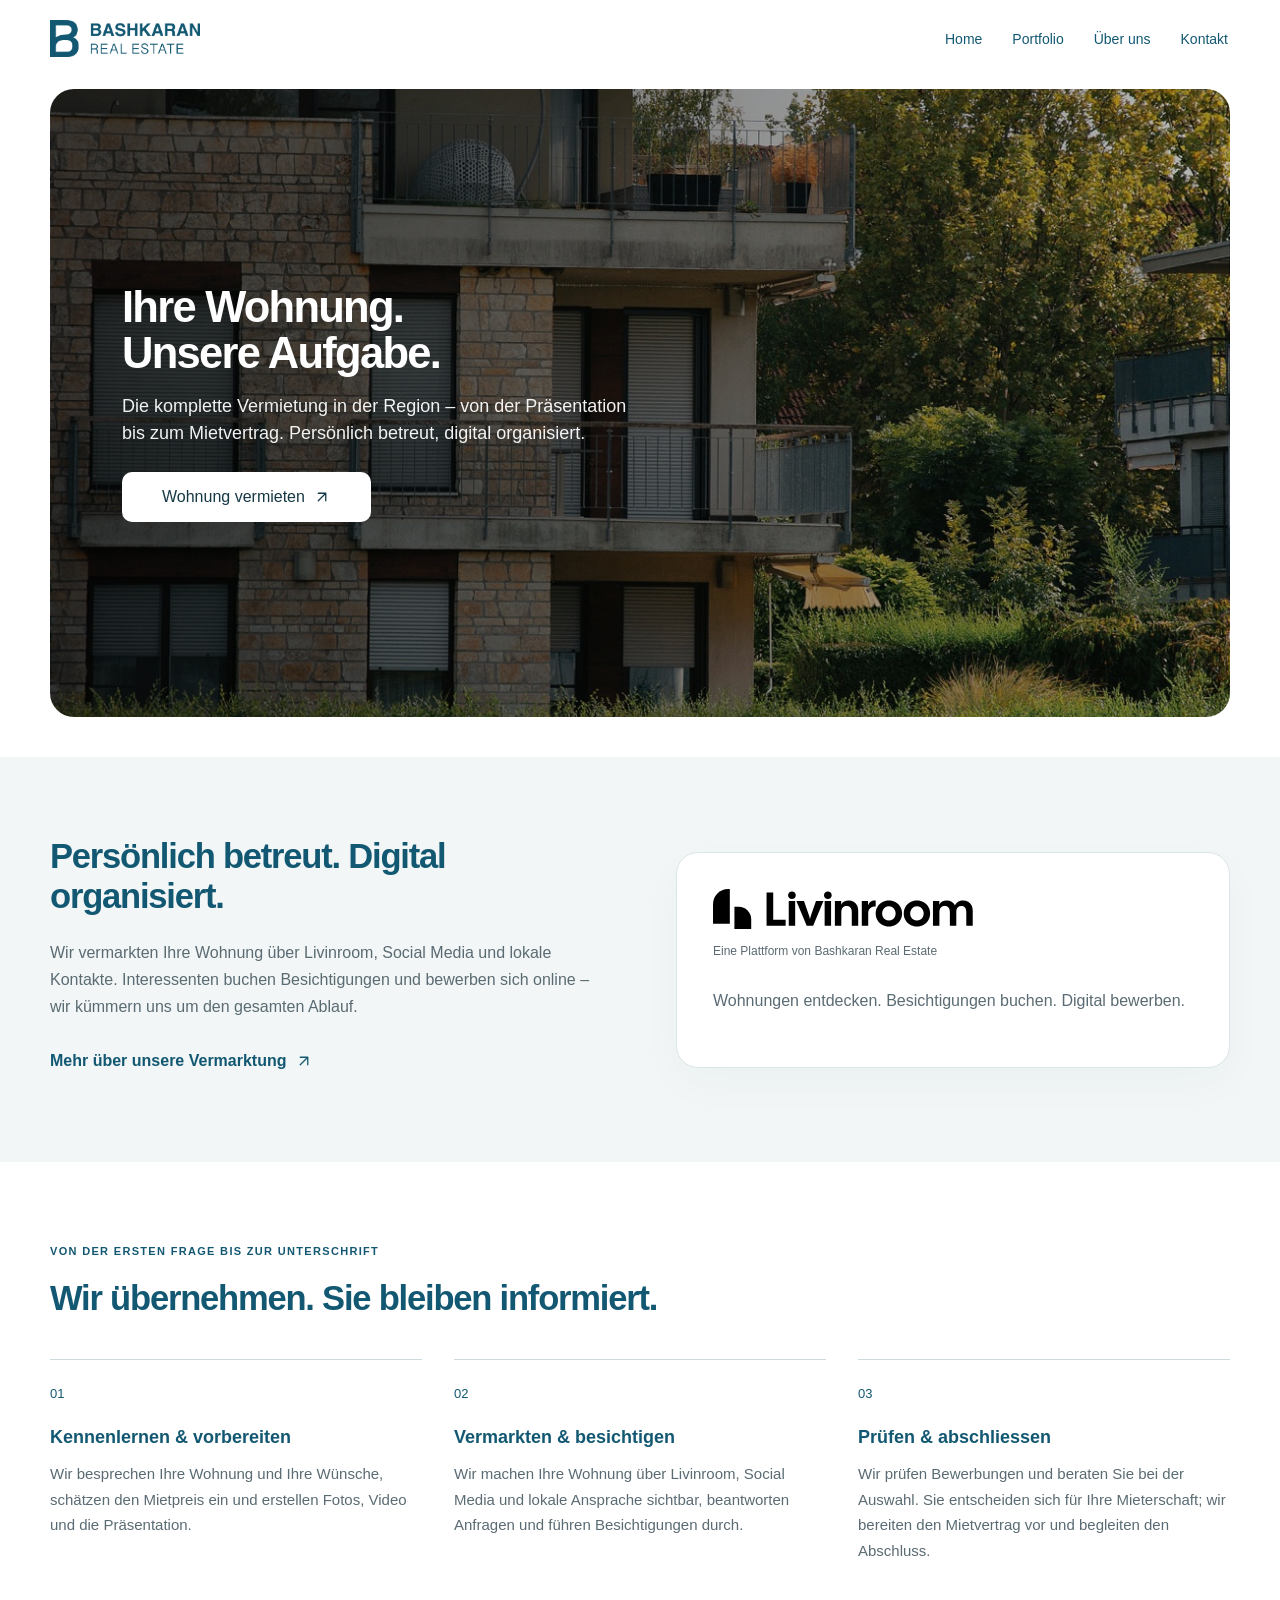
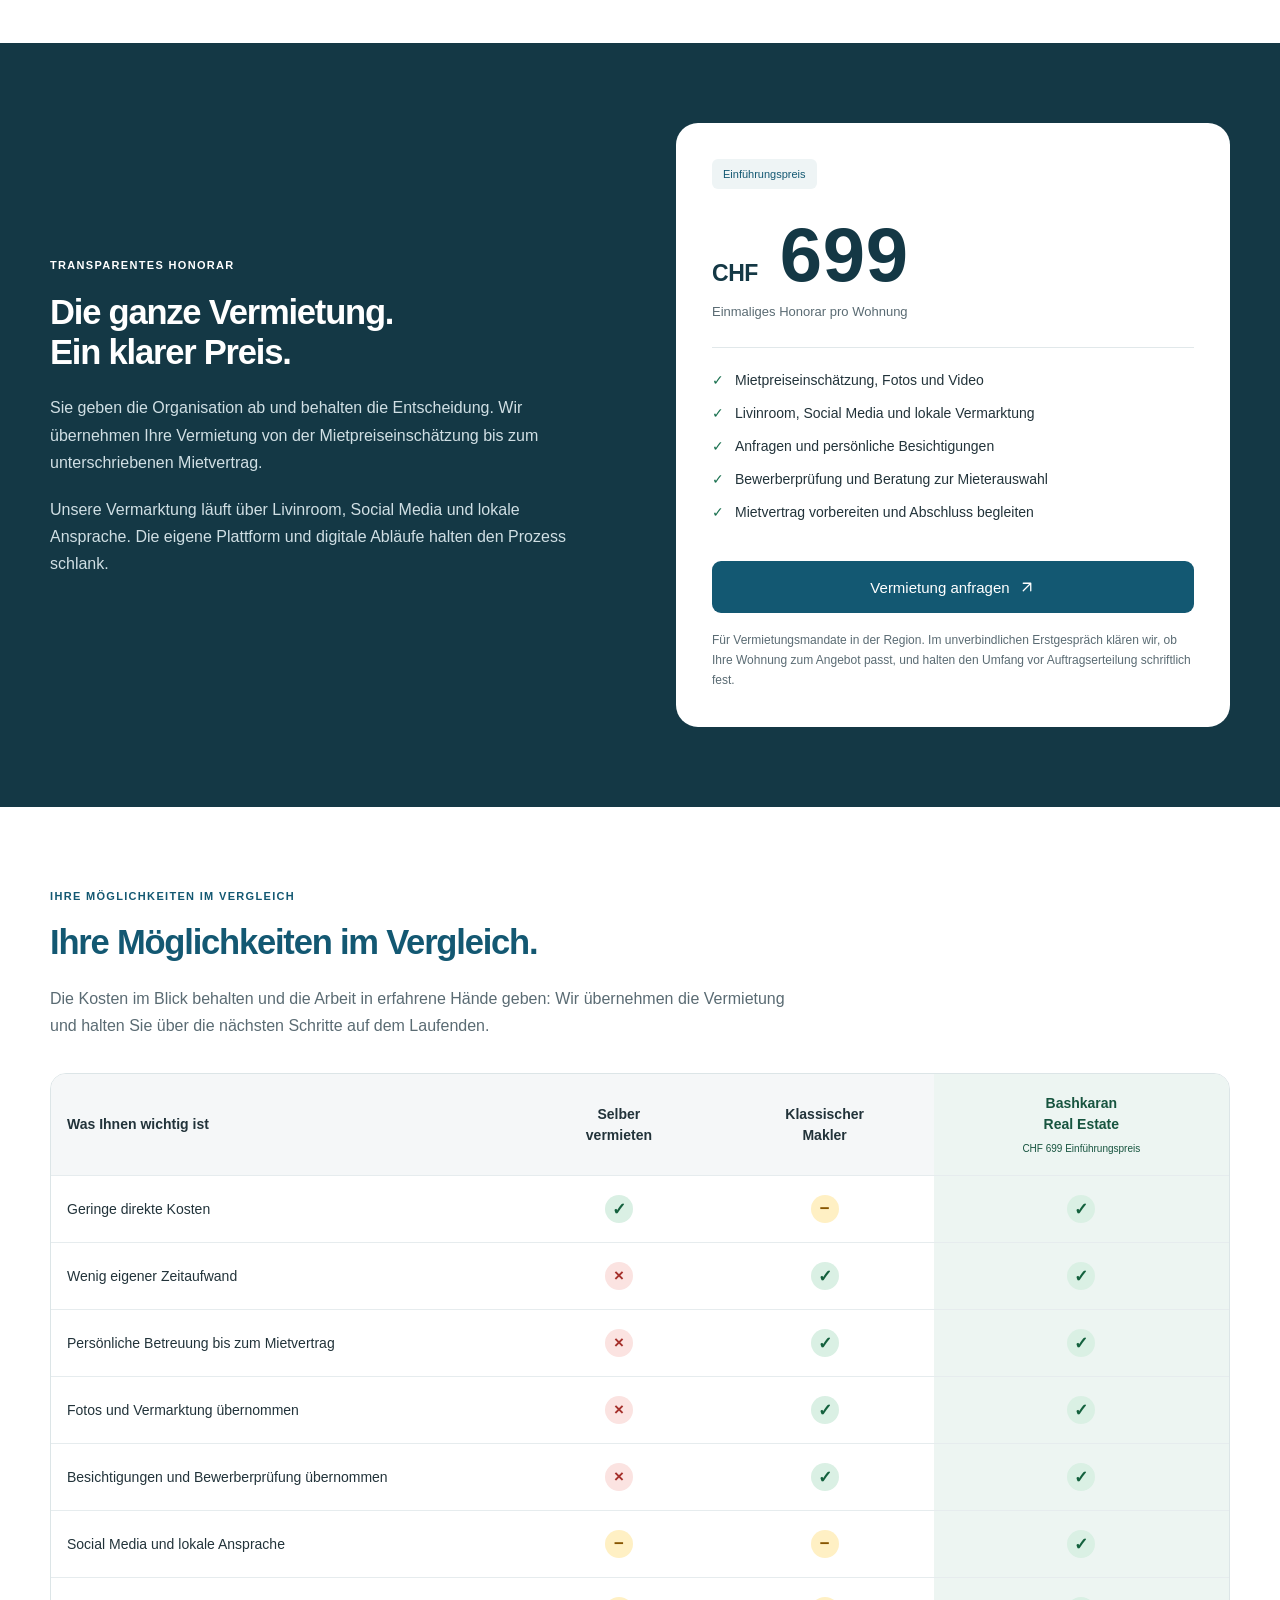
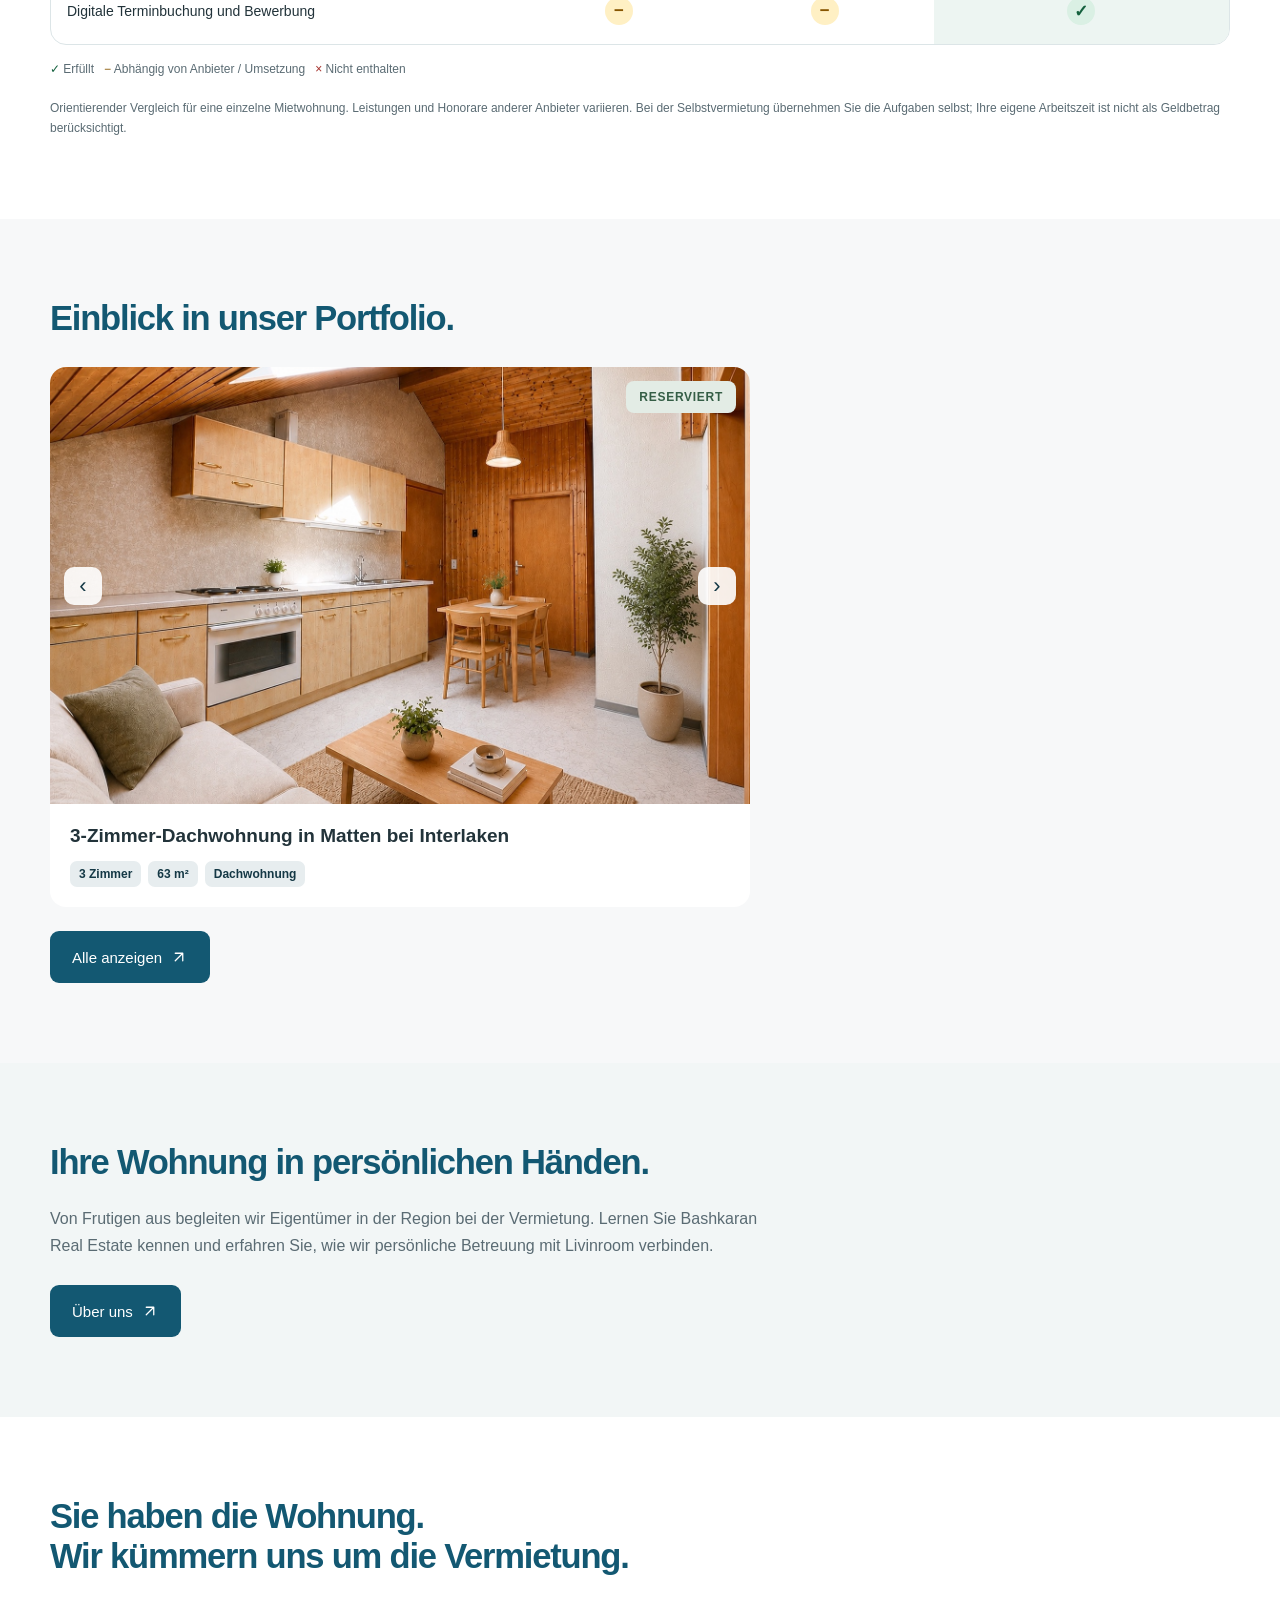
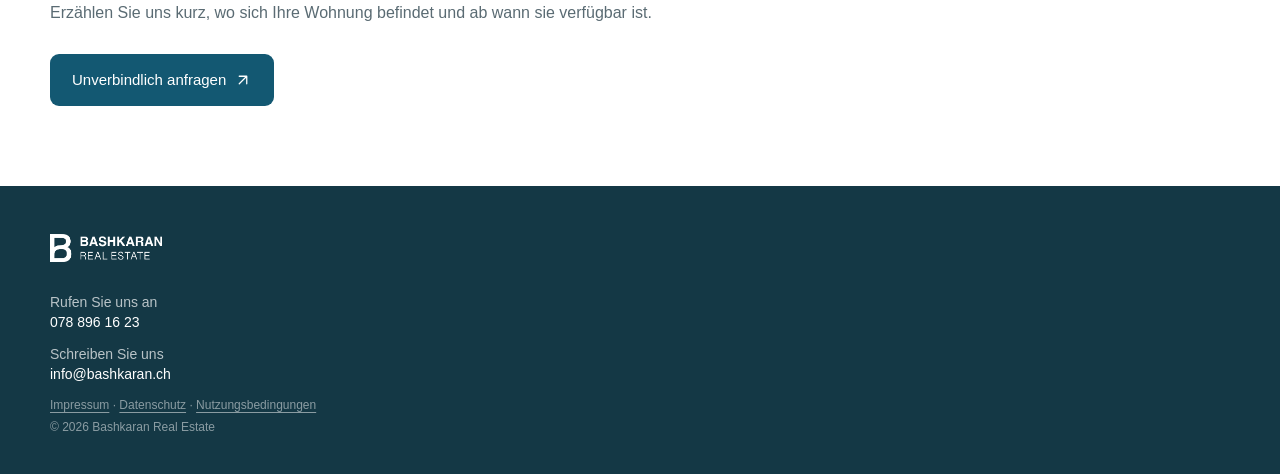
<file: index.html>
<!DOCTYPE html>
<html lang="de-CH">
<head>
<meta charset="UTF-8">
<meta name="viewport" content="width=device-width, initial-scale=1.0">
<title>Wohnung vermieten lassen für CHF 699 | Bashkaran Real Estate</title>
<meta name="author" content="Bashkaran Real Estate">
<meta name="theme-color" content="#135872">
<link rel="canonical" href="https://bashkaran.ch/">
<link rel="icon" type="image/png" sizes="191x191" href="/assets/favicon.png">
<link rel="apple-touch-icon" href="/assets/favicon.png">
<link rel="preload" as="image" href="/assets/vermietung-praesentation.jpg" fetchpriority="high">

<link rel="stylesheet" href="site.css">
<link rel="stylesheet" href="rental-concept.css">
<meta name="description" content="Bashkaran Real Estate übernimmt Ihre Wohnungsvermietung: Vermarktung mit Livinroom, Besichtigungen und Mietvertrag. Zum Einführungspreis von CHF 699.">
<meta name="robots" content="index, follow, max-image-preview:large">
<meta property="og:type" content="website">
<meta property="og:site_name" content="Bashkaran Real Estate">
<meta property="og:title" content="Wohnung vermieten lassen für CHF 699 | Bashkaran Real Estate">
<meta property="og:description" content="Bashkaran Real Estate übernimmt Ihre Wohnungsvermietung: Vermarktung mit Livinroom, Besichtigungen und Mietvertrag. Zum Einführungspreis von CHF 699.">
<meta property="og:url" content="https://bashkaran.ch/">
<meta property="og:locale" content="de_CH">
<meta property="og:image" content="https://bashkaran.ch/assets/vermietung-praesentation.jpg">
<meta property="og:image:alt" content="Wohnimmobilie – Vermietung mit Bashkaran Real Estate">
<meta name="twitter:card" content="summary_large_image">
<script type="application/ld+json">
{
  "@context": "https://schema.org",
  "@graph": [
    {
      "@type": "WebSite",
      "@id": "https://bashkaran.ch/#website",
      "url": "https://bashkaran.ch/",
      "name": "Bashkaran Real Estate",
      "inLanguage": "de-CH",
      "publisher": {
        "@id": "https://bashkaran.ch/#business"
      }
    },
    {
      "@type": "RealEstateAgent",
      "@id": "https://bashkaran.ch/#business",
      "name": "Bashkaran Real Estate",
      "legalName": "Bashkaran Real Estate",
      "url": "https://bashkaran.ch/",
      "email": "info@bashkaran.ch",
      "telephone": "+41788961623",
      "description": "Bashkaran Real Estate übernimmt Ihre Wohnungsvermietung: Vermarktung mit Livinroom, Besichtigungen und Mietvertrag. Zum Einführungspreis von CHF 699.",
      "image": "https://bashkaran.ch/assets/vermietung-praesentation.jpg",
      "logo": {
        "@type": "ImageObject",
        "url": "https://bashkaran.ch/assets/logo.png",
        "width": 1722,
        "height": 429
      },
      "address": {
        "@type": "PostalAddress",
        "streetAddress": "Grassiweg 38",
        "postalCode": "3714",
        "addressLocality": "Frutigen",
        "addressCountry": "CH"
      },
      "hasOfferCatalog": {
        "@type": "OfferCatalog",
        "name": "Immobiliendienstleistungen",
        "itemListElement": [
          {
            "@type": "Offer",
            "itemOffered": {
              "@type": "Service",
              "name": "Vermietung",
              "url": "https://bashkaran.ch/#honorar"
            }
          }
        ]
      }
    },
    {
      "@type": "Service",
      "@id": "https://bashkaran.ch/#rental-service",
      "name": "Wohnungsvermietung",
      "serviceType": "Vermietungsbetreuung für Eigentümer",
      "url": "https://bashkaran.ch/#honorar",
      "provider": {
        "@id": "https://bashkaran.ch/#business"
      },
      "description": "Von der Mietpreiseinschätzung über Fotos, Vermarktung, Besichtigungen und Bewerberprüfung bis zum Mietvertrag.",
      "offers": {
        "@type": "Offer",
        "price": "699",
        "priceCurrency": "CHF",
        "name": "Einführungspreis pro Wohnung",
        "url": "https://bashkaran.ch/#honorar"
      }
    },
    {
      "@type": "WebPage",
      "@id": "https://bashkaran.ch/#webpage",
      "url": "https://bashkaran.ch/",
      "name": "Wohnung vermieten lassen für CHF 699 | Bashkaran Real Estate",
      "description": "Bashkaran Real Estate übernimmt Ihre Wohnungsvermietung: Vermarktung mit Livinroom, Besichtigungen und Mietvertrag. Zum Einführungspreis von CHF 699.",
      "inLanguage": "de-CH",
      "isPartOf": {
        "@id": "https://bashkaran.ch/#website"
      },
      "about": {
        "@id": "https://bashkaran.ch/#business"
      }
    }
  ]
}
</script>
</head>
<body>
  <header class="site-header">
    <nav class="site-nav" aria-label="Hauptnavigation">
      <a href="/" aria-label="Bashkaran Real Estate – Home">
        <img class="nav-logo" src="assets/logo.png" alt="Bashkaran Real Estate" width="1722" height="429">
      </a>
      <button class="menu-toggle" type="button" aria-expanded="false" aria-controls="main-menu" aria-label="Menü öffnen">
        <span class="menu-icon" aria-hidden="true"><span></span><span></span><span></span></span>
      </button>
      <ul class="nav-links" id="main-menu">
        <li><a href="/">Home</a></li>
        <li><a href="/portfolio">Portfolio</a></li>
        <li><a href="/ueber-uns">Über uns</a></li>
        <li><a href="/kontakt">Kontakt</a></li>
      </ul>
    </nav>
  </header>

  <main>
  <section class="hero" id="home" aria-labelledby="hero-title">
    <div class="hero-card">
      <div class="hero-content">
        <div class="hero-intro">
          <h1 class="hero-title" id="hero-title">Ihre Wohnung.<br>Unsere Aufgabe.</h1>
          <p class="hero-subtitle">Die komplette Vermietung in der Region – von der Präsentation bis zum Mietvertrag. Persönlich betreut, digital organisiert.</p>
        </div>
        <div class="hero-actions"><a class="contact-btn" href="/kontakt">Wohnung vermieten <svg class="arrow-icon" width="18" height="18" viewBox="0 0 24 24" fill="none" stroke="currentColor" stroke-width="1.7" stroke-linecap="round" stroke-linejoin="round" aria-hidden="true" focusable="false"><path d="M7 17 17 7M7 7h10v10"/></svg></a></div>
      </div>
    </div>
  </section>

<section class="r-section concept" id="livinroom"><div class="r-wrap concept-grid"><div><h2>Persönlich betreut. Digital organisiert.</h2><p class="r-lead">Wir vermarkten Ihre Wohnung über Livinroom, Social Media und lokale Kontakte. Interessenten buchen Besichtigungen und bewerben sich online – wir kümmern uns um den gesamten Ablauf.</p><a class="r-text-link" href="/ueber-uns#livinroom">Mehr über unsere Vermarktung <svg class="arrow-icon" width="18" height="18" viewBox="0 0 24 24" fill="none" stroke="currentColor" stroke-width="1.7" stroke-linecap="round" stroke-linejoin="round" aria-hidden="true" focusable="false"><path d="M7 17 17 7M7 7h10v10"/></svg></a></div><div class="channel-card"><a class="livinroom-brand-link" href="https://livinroom.ch" aria-label="Zur Livinroom-Webseite"><img class="livinroom-logo" src="assets/livinroom-logo.svg" alt="Livinroom" width="851" height="131" loading="lazy"></a><p class="platform-label">Eine Plattform von Bashkaran Real Estate</p><p>Wohnungen entdecken. Besichtigungen buchen. Digital bewerben.</p></div></div></section><section class="r-section" id="ablauf"><div class="r-wrap"><p class="r-kicker">Von der ersten Frage bis zur Unterschrift</p><h2>Wir übernehmen. Sie bleiben informiert.</h2><div class="r-steps"><article><span>01</span><h3>Kennenlernen & vorbereiten</h3><p>Wir besprechen Ihre Wohnung und Ihre Wünsche, schätzen den Mietpreis ein und erstellen Fotos, Video und die Präsentation.</p></article><article><span>02</span><h3>Vermarkten & besichtigen</h3><p>Wir machen Ihre Wohnung über Livinroom, Social Media und lokale Ansprache sichtbar, beantworten Anfragen und führen Besichtigungen durch.</p></article><article><span>03</span><h3>Prüfen & abschliessen</h3><p>Wir prüfen Bewerbungen und beraten Sie bei der Auswahl. Sie entscheiden sich für Ihre Mieterschaft; wir bereiten den Mietvertrag vor und begleiten den Abschluss.</p></article></div></div></section><section class="r-section price-section" id="honorar"><div class="r-wrap price-grid"><div><p class="r-kicker">Transparentes Honorar</p><h2>Die ganze Vermietung.<br>Ein klarer Preis.</h2><p class="r-lead">Sie geben die Organisation ab und behalten die Entscheidung. Wir übernehmen Ihre Vermietung von der Mietpreiseinschätzung bis zum unterschriebenen Mietvertrag.</p><p>Unsere Vermarktung läuft über Livinroom, Social Media und lokale Ansprache. Die eigene Plattform und digitale Abläufe halten den Prozess schlank.</p></div><div class="price-card"><span class="price-badge">Einführungspreis</span><p class="price-amount"><span>CHF</span> 699</p><p class="price-unit">Einmaliges Honorar pro Wohnung</p><ul><li>Mietpreiseinschätzung, Fotos und Video</li><li>Livinroom, Social Media und lokale Vermarktung</li><li>Anfragen und persönliche Besichtigungen</li><li>Bewerberprüfung und Beratung zur Mieterauswahl</li><li>Mietvertrag vorbereiten und Abschluss begleiten</li></ul><a class="r-button" href="/kontakt">Vermietung anfragen <span aria-hidden="true"><svg class="arrow-icon" width="18" height="18" viewBox="0 0 24 24" fill="none" stroke="currentColor" stroke-width="1.7" stroke-linecap="round" stroke-linejoin="round" aria-hidden="true" focusable="false"><path d="M7 17 17 7M7 7h10v10"/></svg></span></a><p class="r-small">Für Vermietungsmandate in der Region. Im unverbindlichen Erstgespräch klären wir, ob Ihre Wohnung zum Angebot passt, und halten den Umfang vor Auftragserteilung schriftlich fest.</p></div></div></section><section class="r-section comparison" id="vergleich"><div class="r-wrap"><p class="r-kicker">Ihre Möglichkeiten im Vergleich</p><h2>Ihre Möglichkeiten im Vergleich.</h2><p class="r-lead">Die Kosten im Blick behalten und die Arbeit in erfahrene Hände geben: Wir übernehmen die Vermietung und halten Sie über die nächsten Schritte auf dem Laufenden.</p><div class="table-scroll" tabindex="0" role="region" aria-label="Vergleich der Vermietungsangebote"><table><caption class="sr-only">Selbstvermietung, klassischer Makler und Bashkaran Real Estate im Vergleich</caption><thead><tr><th scope="col">Was Ihnen wichtig ist</th><th scope="col">Selber<br>vermieten</th><th scope="col">Klassischer<br>Makler</th><th scope="col">Bashkaran<br>Real Estate<small>CHF 699 Einführungspreis</small></th></tr></thead><tbody><tr><th scope="row">Geringe direkte Kosten</th><td><span class="signal green" role="img" aria-label="Enthalten / erfüllt" title="Enthalten / erfüllt">✓</span></td><td><span class="signal yellow" role="img" aria-label="Je nach Anbieter oder eigener Umsetzung" title="Je nach Anbieter oder eigener Umsetzung">−</span></td><td><span class="signal green" role="img" aria-label="Enthalten / erfüllt" title="Enthalten / erfüllt">✓</span></td></tr><tr><th scope="row">Wenig eigener Zeitaufwand</th><td><span class="signal red" role="img" aria-label="Nicht enthalten / nicht erfüllt" title="Nicht enthalten / nicht erfüllt">×</span></td><td><span class="signal green" role="img" aria-label="Enthalten / erfüllt" title="Enthalten / erfüllt">✓</span></td><td><span class="signal green" role="img" aria-label="Enthalten / erfüllt" title="Enthalten / erfüllt">✓</span></td></tr><tr><th scope="row">Persönliche Betreuung bis zum Mietvertrag</th><td><span class="signal red" role="img" aria-label="Nicht enthalten / nicht erfüllt" title="Nicht enthalten / nicht erfüllt">×</span></td><td><span class="signal green" role="img" aria-label="Enthalten / erfüllt" title="Enthalten / erfüllt">✓</span></td><td><span class="signal green" role="img" aria-label="Enthalten / erfüllt" title="Enthalten / erfüllt">✓</span></td></tr><tr><th scope="row">Fotos und Vermarktung übernommen</th><td><span class="signal red" role="img" aria-label="Nicht enthalten / nicht erfüllt" title="Nicht enthalten / nicht erfüllt">×</span></td><td><span class="signal green" role="img" aria-label="Enthalten / erfüllt" title="Enthalten / erfüllt">✓</span></td><td><span class="signal green" role="img" aria-label="Enthalten / erfüllt" title="Enthalten / erfüllt">✓</span></td></tr><tr><th scope="row">Besichtigungen und Bewerberprüfung übernommen</th><td><span class="signal red" role="img" aria-label="Nicht enthalten / nicht erfüllt" title="Nicht enthalten / nicht erfüllt">×</span></td><td><span class="signal green" role="img" aria-label="Enthalten / erfüllt" title="Enthalten / erfüllt">✓</span></td><td><span class="signal green" role="img" aria-label="Enthalten / erfüllt" title="Enthalten / erfüllt">✓</span></td></tr><tr><th scope="row">Social Media und lokale Ansprache</th><td><span class="signal yellow" role="img" aria-label="Je nach Anbieter oder eigener Umsetzung" title="Je nach Anbieter oder eigener Umsetzung">−</span></td><td><span class="signal yellow" role="img" aria-label="Je nach Anbieter oder eigener Umsetzung" title="Je nach Anbieter oder eigener Umsetzung">−</span></td><td><span class="signal green" role="img" aria-label="Enthalten / erfüllt" title="Enthalten / erfüllt">✓</span></td></tr><tr><th scope="row">Digitale Terminbuchung und Bewerbung</th><td><span class="signal yellow" role="img" aria-label="Je nach Anbieter oder eigener Umsetzung" title="Je nach Anbieter oder eigener Umsetzung">−</span></td><td><span class="signal yellow" role="img" aria-label="Je nach Anbieter oder eigener Umsetzung" title="Je nach Anbieter oder eigener Umsetzung">−</span></td><td><span class="signal green" role="img" aria-label="Enthalten / erfüllt" title="Enthalten / erfüllt">✓</span></td></tr></tbody></table></div><p class="table-note"><span class="legend-green">✓</span> Erfüllt &nbsp; <span class="legend-yellow">−</span> Abhängig von Anbieter / Umsetzung &nbsp; <span class="legend-red">×</span> Nicht enthalten</p><p class="r-small">Orientierender Vergleich für eine einzelne Mietwohnung. Leistungen und Honorare anderer Anbieter variieren. Bei der Selbstvermietung übernehmen Sie die Aufgaben selbst; Ihre eigene Arbeitszeit ist nicht als Geldbetrag berücksichtigt.</p></div></section>


<section class="r-section portfolio-preview" aria-labelledby="portfolio-preview-title"><div class="r-wrap"><h2 id="portfolio-preview-title">Einblick in unser Portfolio.</h2><div class="portfolio-preview-card"><article class="property-card">
          <div class="property-gallery-wrap"><span class="portfolio-badge is-reserved">RESERVIERT</span>
            <div class="property-gallery" tabindex="0" aria-label="Bilder der Wohnung in Matten bei Interlaken">
              <figure class="property-slide"><img src="assets/portfolio/matten-wohnkueche.jpg" alt="Helle Wohnküche der Wohnung in Matten bei Interlaken" width="1467" height="1072" loading="lazy" decoding="async"></figure>
              <figure class="property-slide"><img src="assets/portfolio/matten-wohnraum.jpg" alt="Heller Wohnraum mit Holzverkleidung" width="1448" height="1086" loading="lazy" decoding="async"></figure>
              <figure class="property-slide"><img src="assets/portfolio/matten-bad.jpg" alt="Badezimmer der Wohnung" width="1448" height="1086" loading="lazy" decoding="async"></figure>
              <figure class="property-slide"><img src="assets/portfolio/matten-aussenansicht.jpg" alt="Aussenansicht in Matten bei Interlaken" width="1320" height="980" loading="lazy" decoding="async"></figure>
            </div>
            <button class="gallery-arrow previous" type="button" aria-label="Vorheriges Bild">‹</button>
            <button class="gallery-arrow next" type="button" aria-label="Nächstes Bild">›</button>
          </div>
          <div class="property-info">
            <div class="property-summary">
              <h3>3-Zimmer-Dachwohnung in Matten bei Interlaken</h3>
              <ul class="property-facts" aria-label="Objektdaten">
                <li>3 Zimmer</li>
                <li>63 m²</li>
                <li>Dachwohnung</li>
              </ul>
            </div>

          </div>
        </article></div><a class="r-button portfolio-all" href="/portfolio">Alle anzeigen <svg class="arrow-icon" width="18" height="18" viewBox="0 0 24 24" fill="none" stroke="currentColor" stroke-width="1.7" stroke-linecap="round" stroke-linejoin="round" aria-hidden="true" focusable="false"><path d="M7 17 17 7M7 7h10v10"/></svg></a></div></section><section class="r-section about-teaser" aria-labelledby="about-teaser-title"><div class="r-wrap"><h2 id="about-teaser-title">Ihre Wohnung in persönlichen Händen.</h2><p class="r-lead">Von Frutigen aus begleiten wir Eigentümer in der Region bei der Vermietung. Lernen Sie Bashkaran Real Estate kennen und erfahren Sie, wie wir persönliche Betreuung mit Livinroom verbinden.</p><a class="r-button" href="/ueber-uns">Über uns <svg class="arrow-icon" width="18" height="18" viewBox="0 0 24 24" fill="none" stroke="currentColor" stroke-width="1.7" stroke-linecap="round" stroke-linejoin="round" aria-hidden="true" focusable="false"><path d="M7 17 17 7M7 7h10v10"/></svg></a></div></section><section class="r-section final-cta"><div class="r-wrap"><h2>Sie haben die Wohnung.<br>Wir kümmern uns um die Vermietung.</h2><p>Erzählen Sie uns kurz, wo sich Ihre Wohnung befindet und ab wann sie verfügbar ist.</p><a class="r-button" href="/kontakt">Unverbindlich anfragen <span aria-hidden="true"><svg class="arrow-icon" width="18" height="18" viewBox="0 0 24 24" fill="none" stroke="currentColor" stroke-width="1.7" stroke-linecap="round" stroke-linejoin="round" aria-hidden="true" focusable="false"><path d="M7 17 17 7M7 7h10v10"/></svg></span></a></div></section>  </main>

  <footer id="kontakt">
    <div class="footer-inner" data-nosnippet>
      <img class="footer-logo" src="assets/logo.png" alt="Bashkaran Real Estate" width="1722" height="429" loading="lazy" decoding="async">
      <p class="footer-label">Rufen Sie uns an</p>
      <p class="footer-info"><a href="tel:+41788961623">078 896 16 23</a></p>
      <p class="footer-label">Schreiben Sie uns</p>
      <p class="footer-info"><a href="mailto:info@bashkaran.ch">info@bashkaran.ch</a></p>
      <p class="footer-legal"><a href="/impressum">Impressum</a> · <a href="/datenschutz">Datenschutz</a> · <a href="/nutzungsbedingungen">Nutzungsbedingungen</a></p>
      <p class="footer-copyright">&copy; 2026 Bashkaran Real Estate</p>
    </div>
  </footer>

  <script src="site.js?v=20260926-nav" defer></script>
<script src="analytics.js" defer></script>
</body>
</html>
</file>
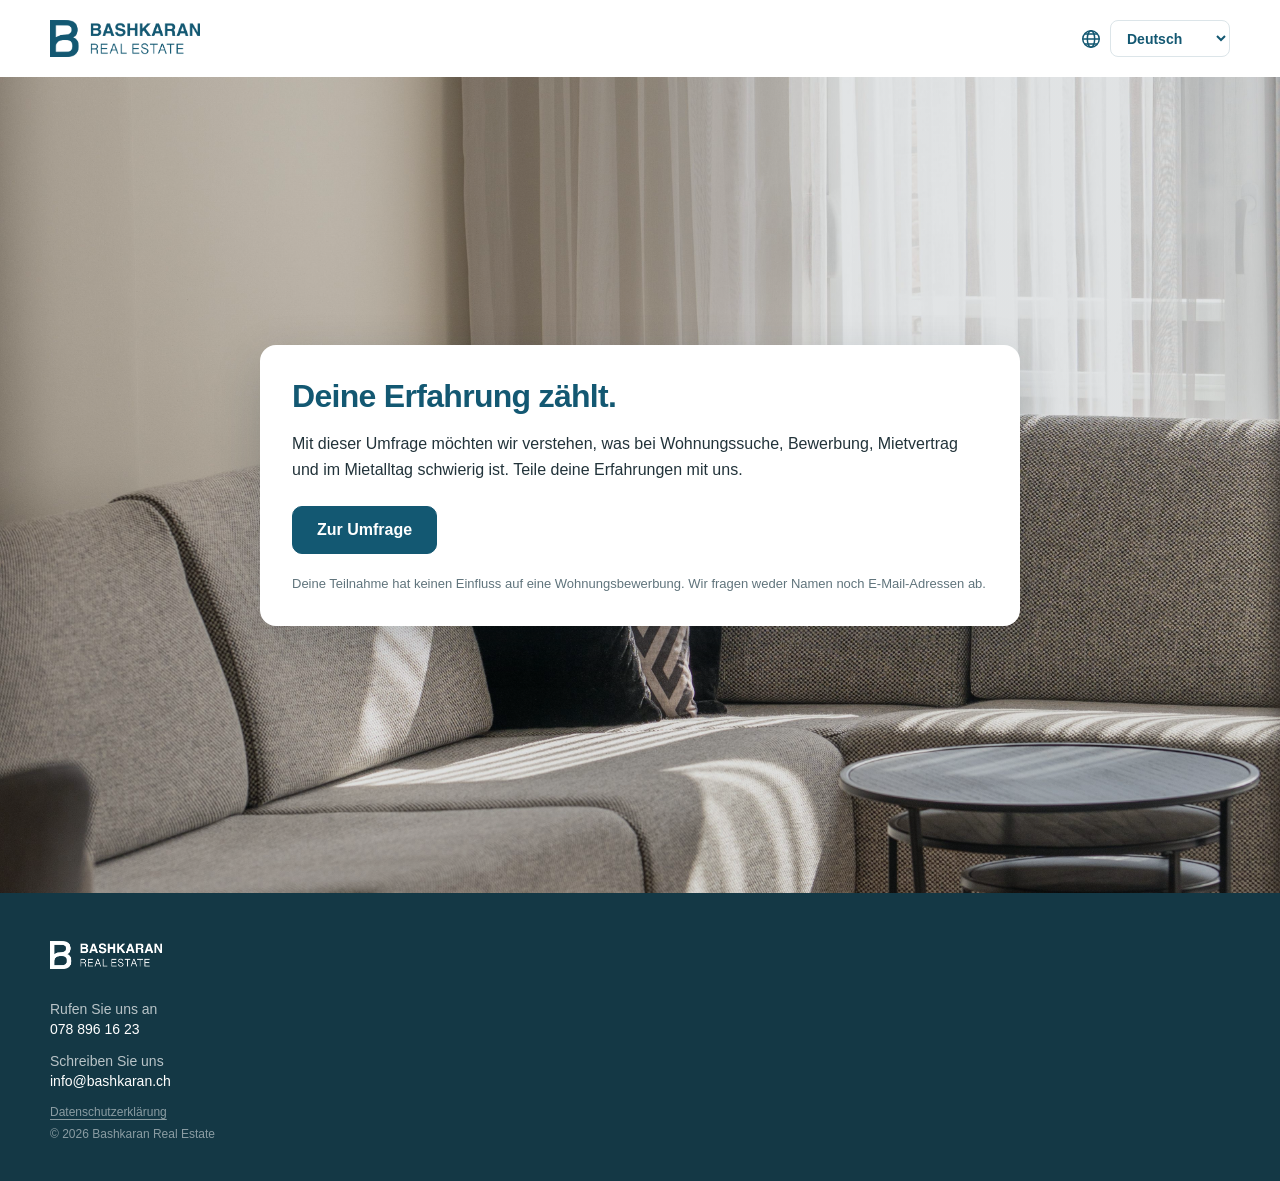
<file: research/index.html>
<!doctype html>
<html lang="de-CH"><head><meta charset="utf-8"><meta name="viewport" content="width=device-width,initial-scale=1"><meta name="robots" content="noindex,nofollow,noarchive"><meta name="referrer" content="no-referrer"><title>Umfrage | Bashkaran Real Estate</title><link rel="stylesheet" href="/research/research.css"></head>
<body class="survey-page"><link rel="stylesheet" href="/research/survey.css"><header><nav class="survey-nav" aria-label="Umfrage / Survey"><a href="/" class="brand"><img src="/assets/logo.png" width="1722" height="429" alt="Bashkaran Real Estate"></a><label class="language-switch" for="language"><svg class="language-icon" viewBox="0 0 24 24" width="22" height="22" fill="none" stroke="currentColor" stroke-width="1.6" aria-hidden="true" focusable="false"><circle cx="12" cy="12" r="9"/><ellipse cx="12" cy="12" rx="4" ry="9"/><path d="M3 12h18M5 6.5h14M5 17.5h14"/></svg><span class="sr-only">Sprache / Language</span><select id="language" aria-label="Sprache / Language"><option value="de">Deutsch</option><option value="en">English</option></select></label></nav></header>
<main><div id="notice" role="status" aria-live="polite"></div><div id="app"></div></main>
<footer id="kontakt">
    <div class="footer-inner">
      <img class="footer-logo" src="/assets/logo.png" alt="Bashkaran Real Estate" width="1722" height="429" loading="lazy" decoding="async">
      <p class="footer-label">Rufen Sie uns an</p>
      <p class="footer-info"><a href="tel:+41788961623">078 896 16 23</a></p>
      <p class="footer-label">Schreiben Sie uns</p>
      <p class="footer-info"><a href="mailto:info@bashkaran.ch">info@bashkaran.ch</a></p>
      <p class="footer-legal"><a href="/datenschutz">Datenschutzerklärung</a></p>
      <p class="footer-copyright">&copy; 2026 Bashkaran Real Estate</p>
    </div>
  </footer>
<script src="/research/config.js"></script><script type="module" src="/research/survey.js"></script></body></html>
</file>
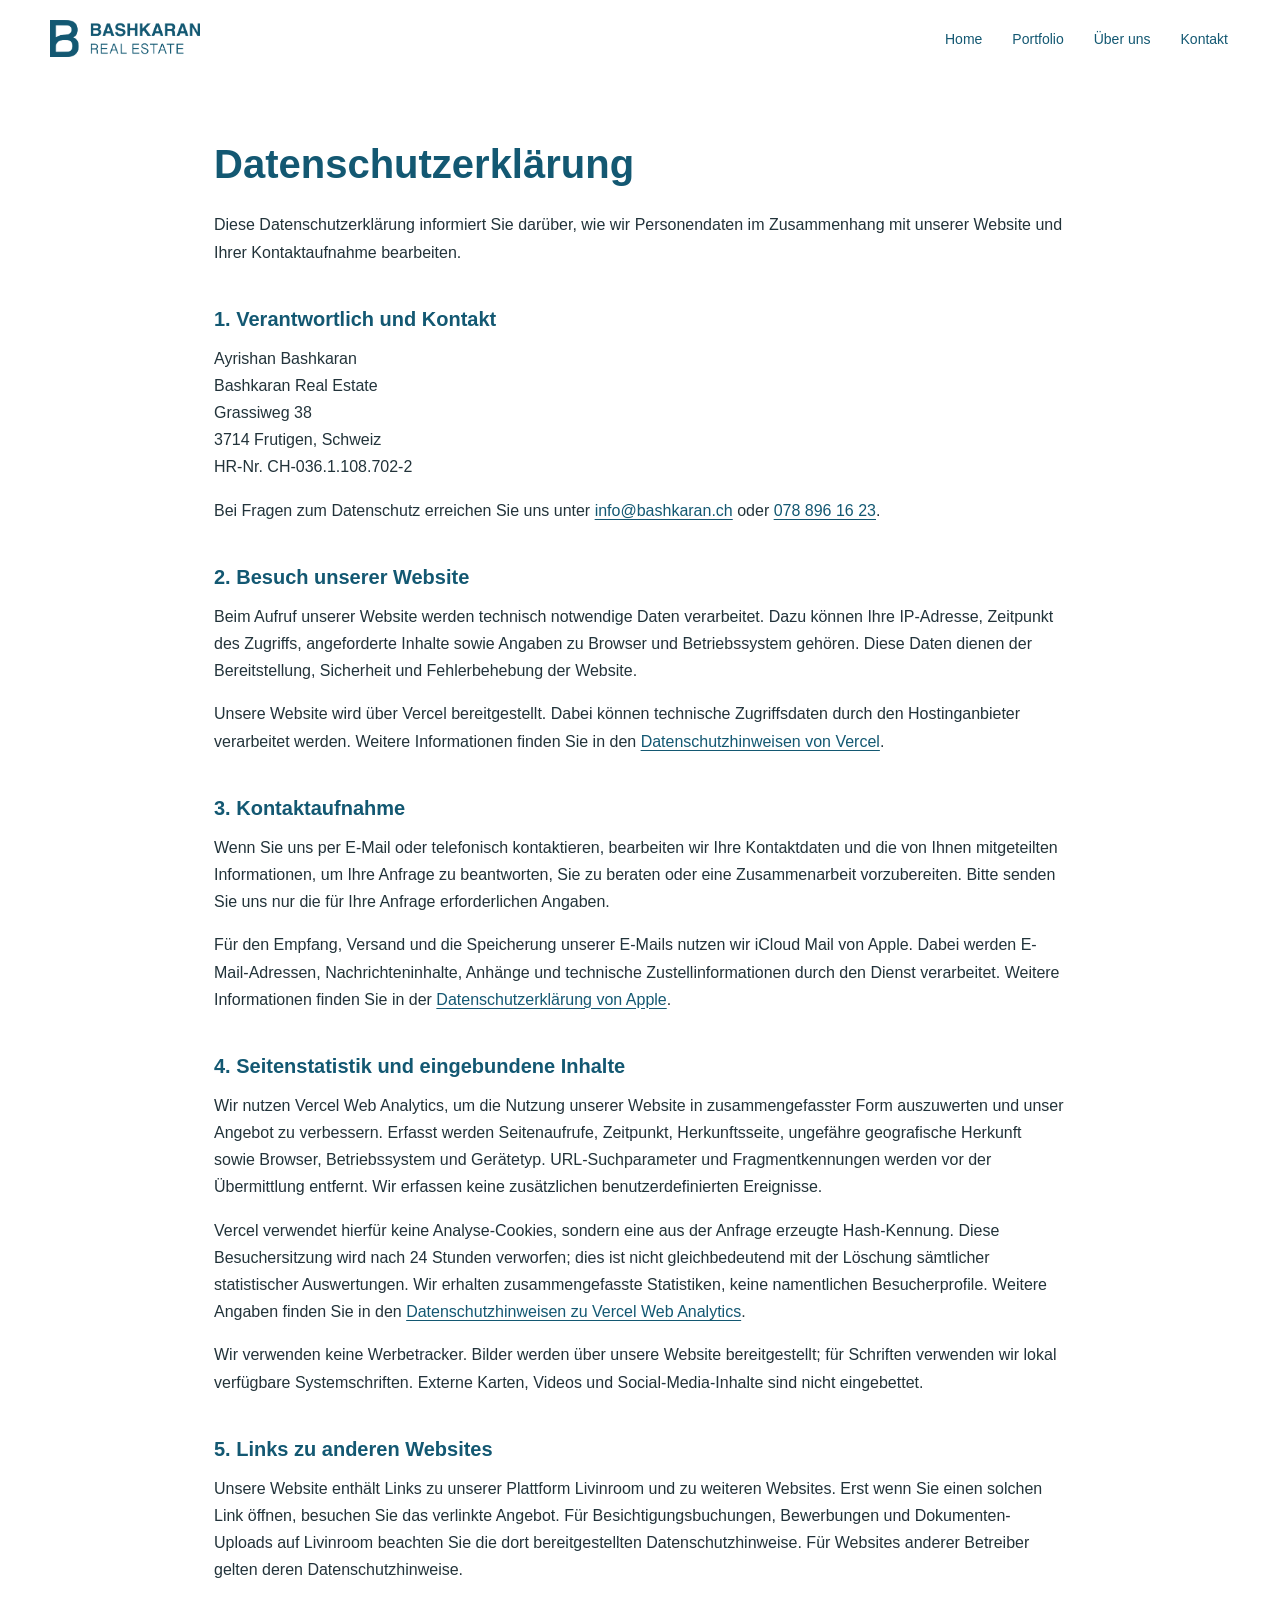
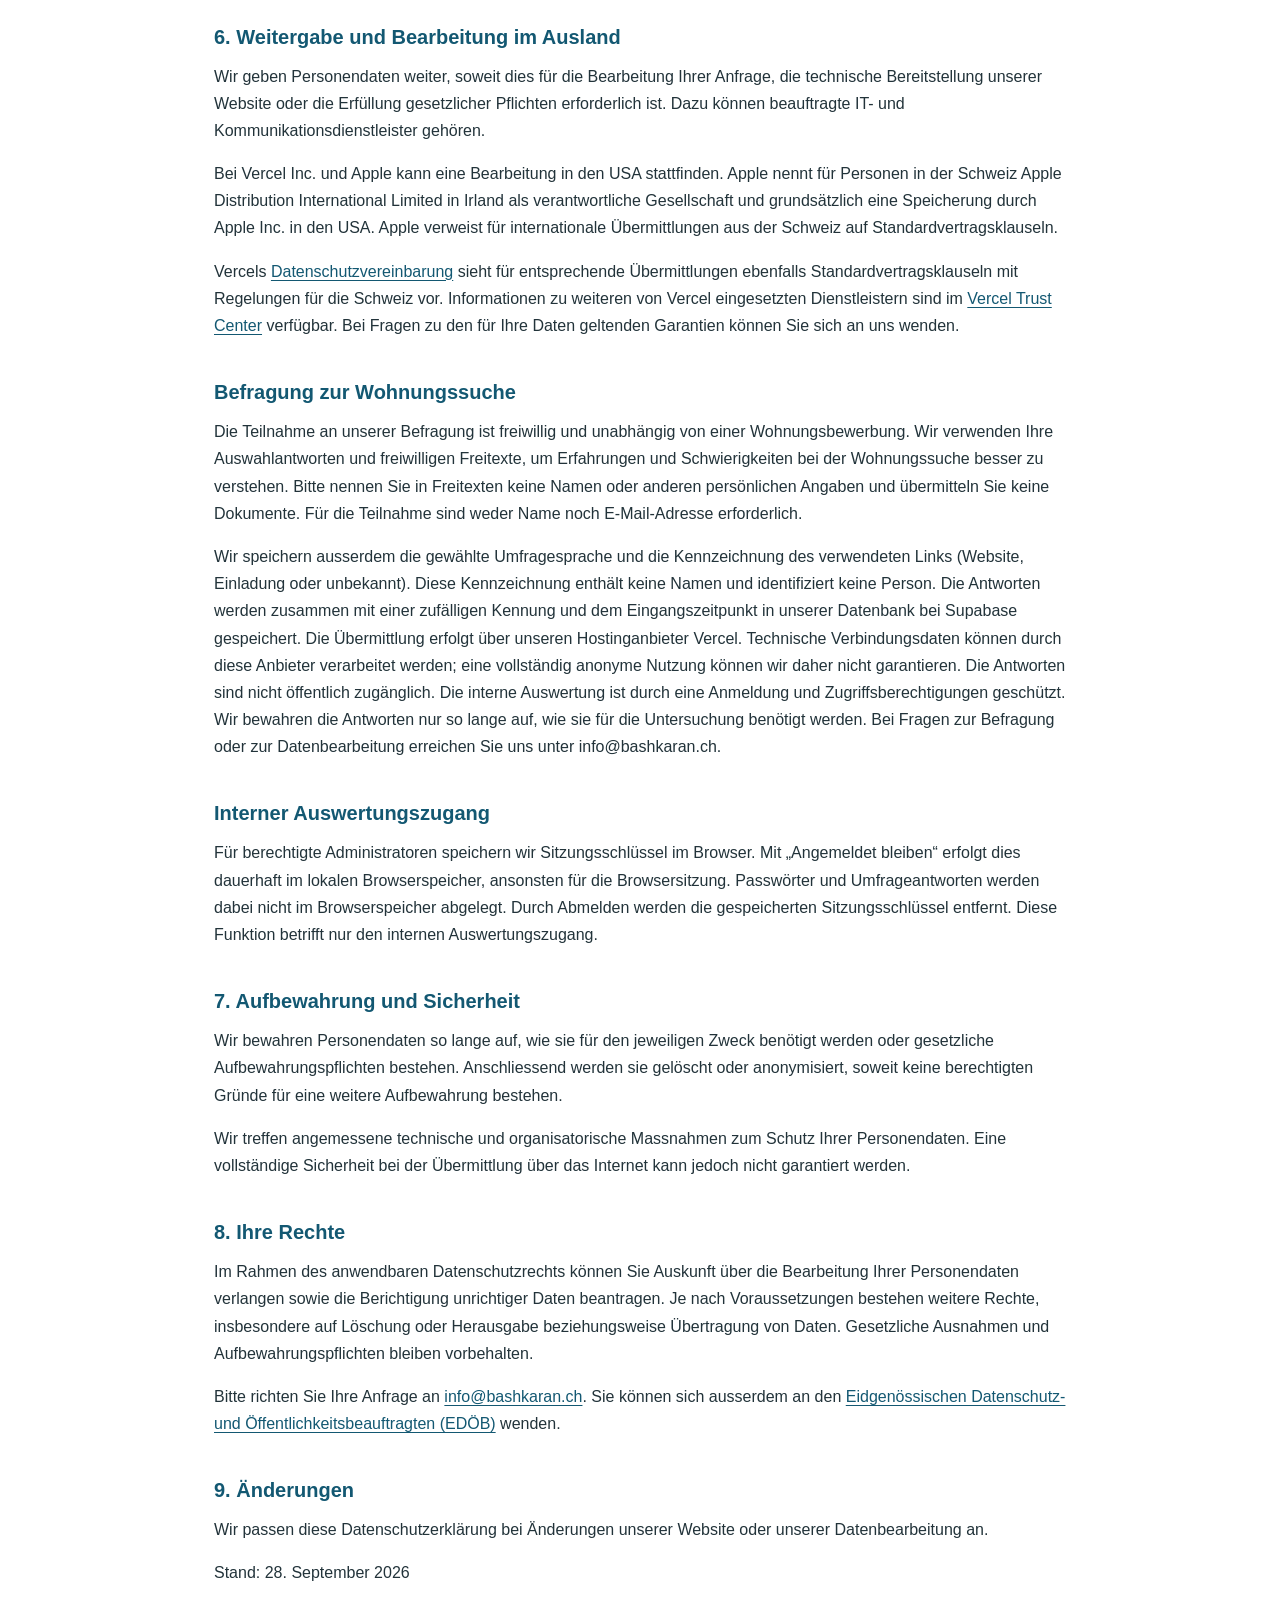
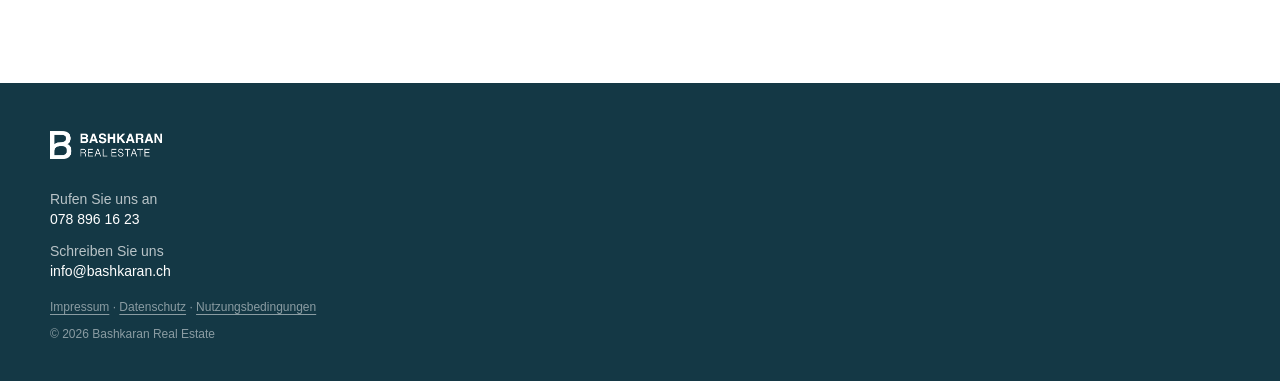
<file: datenschutz.html>
<!DOCTYPE html>
<html lang="de-CH">
<head>
<meta charset="UTF-8">
<meta name="viewport" content="width=device-width, initial-scale=1">
<title>Datenschutzerklärung | Bashkaran Real Estate</title>
<link rel="canonical" href="https://bashkaran.ch/datenschutz">
<link rel="icon" href="assets/favicon.png">
<link rel="stylesheet" href="site.css">
<link rel="stylesheet" href="datenschutz.css">
<meta name="description" content="Informationen zur Bearbeitung Ihrer Personendaten auf bashkaran.ch, zu Hosting, Kontaktaufnahme und Ihren Datenschutzrechten.">
<meta name="robots" content="index, follow, max-image-preview:large">
<meta property="og:type" content="website">
<meta property="og:site_name" content="Bashkaran Real Estate">
<meta property="og:title" content="Datenschutzerklärung | Bashkaran Real Estate">
<meta property="og:description" content="Informationen zur Bearbeitung Ihrer Personendaten auf bashkaran.ch, zu Hosting, Kontaktaufnahme und Ihren Datenschutzrechten.">
<meta property="og:url" content="https://bashkaran.ch/datenschutz">
<meta property="og:locale" content="de_CH">
<meta property="og:image" content="https://bashkaran.ch/assets/vermietung-praesentation.jpg">
<meta property="og:image:alt" content="Wohnimmobilie – Vermietung mit Bashkaran Real Estate">
<meta name="twitter:card" content="summary_large_image">
<script type="application/ld+json">
{
  "@context": "https://schema.org",
  "@graph": [
    {
      "@type": "BreadcrumbList",
      "@id": "https://bashkaran.ch/datenschutz#breadcrumb",
      "itemListElement": [
        {
          "@type": "ListItem",
          "position": 1,
          "name": "Startseite",
          "item": "https://bashkaran.ch/"
        },
        {
          "@type": "ListItem",
          "position": 2,
          "name": "Datenschutz",
          "item": "https://bashkaran.ch/datenschutz"
        }
      ]
    },
    {
      "@type": "WebPage",
      "@id": "https://bashkaran.ch/datenschutz#webpage",
      "url": "https://bashkaran.ch/datenschutz",
      "name": "Datenschutzerklärung | Bashkaran Real Estate",
      "description": "Informationen zur Bearbeitung Ihrer Personendaten auf bashkaran.ch, zu Hosting, Kontaktaufnahme und Ihren Datenschutzrechten.",
      "inLanguage": "de-CH",
      "isPartOf": {
        "@id": "https://bashkaran.ch/#website"
      },
      "about": {
        "@id": "https://bashkaran.ch/#business"
      },
      "breadcrumb": {
        "@id": "https://bashkaran.ch/datenschutz#breadcrumb"
      }
    }
  ]
}
</script>
</head>
<body>
<header class="site-header">
    <nav class="site-nav" aria-label="Hauptnavigation">
      <a href="/" aria-label="Bashkaran Real Estate – Home">
        <img class="nav-logo" src="assets/logo.png" alt="Bashkaran Real Estate" width="1722" height="429">
      </a>
      <button class="menu-toggle" type="button" aria-expanded="false" aria-controls="main-menu" aria-label="Menü öffnen">
        <span class="menu-icon" aria-hidden="true"><span></span><span></span><span></span></span>
      </button>
      <ul class="nav-links" id="main-menu">
        <li><a href="/">Home</a></li>
        <li><a href="/portfolio">Portfolio</a></li>
        <li><a href="/ueber-uns">Über uns</a></li>
        <li><a href="/kontakt">Kontakt</a></li>
      </ul>
    </nav>
  </header>
<main class="privacy-page">
<h1>Datenschutzerklärung</h1>
<p>Diese Datenschutzerklärung informiert Sie darüber, wie wir Personendaten im Zusammenhang mit unserer Website und Ihrer Kontaktaufnahme bearbeiten.</p>
<section><h2>1. Verantwortlich und Kontakt</h2>
<p>Ayrishan Bashkaran<br>Bashkaran Real Estate<br>Grassiweg 38<br>3714 Frutigen, Schweiz<br>HR-Nr. CH-036.1.108.702-2</p>
<p>Bei Fragen zum Datenschutz erreichen Sie uns unter <a href="mailto:info@bashkaran.ch">info@bashkaran.ch</a> oder <a href="tel:+41788961623">078 896 16 23</a>.</p>
</section>
<section><h2>2. Besuch unserer Website</h2>
<p>Beim Aufruf unserer Website werden technisch notwendige Daten verarbeitet. Dazu können Ihre IP-Adresse, Zeitpunkt des Zugriffs, angeforderte Inhalte sowie Angaben zu Browser und Betriebssystem gehören. Diese Daten dienen der Bereitstellung, Sicherheit und Fehlerbehebung der Website.</p>
<p>Unsere Website wird über Vercel bereitgestellt. Dabei können technische Zugriffsdaten durch den Hostinganbieter verarbeitet werden. Weitere Informationen finden Sie in den <a href="https://vercel.com/legal/privacy-notice" target="_blank" rel="noopener noreferrer">Datenschutzhinweisen von Vercel</a>.</p>
</section>
<section><h2>3. Kontaktaufnahme</h2>
<p>Wenn Sie uns per E-Mail oder telefonisch kontaktieren, bearbeiten wir Ihre Kontaktdaten und die von Ihnen mitgeteilten Informationen, um Ihre Anfrage zu beantworten, Sie zu beraten oder eine Zusammenarbeit vorzubereiten. Bitte senden Sie uns nur die für Ihre Anfrage erforderlichen Angaben.</p>
<p>Für den Empfang, Versand und die Speicherung unserer E-Mails nutzen wir iCloud Mail von Apple. Dabei werden E-Mail-Adressen, Nachrichteninhalte, Anhänge und technische Zustellinformationen durch den Dienst verarbeitet. Weitere Informationen finden Sie in der <a href="https://www.apple.com/legal/privacy/de-ww/" target="_blank" rel="noopener noreferrer">Datenschutzerklärung von Apple</a>.</p></section>
<section><h2>4. Seitenstatistik und eingebundene Inhalte</h2>
<p>Wir nutzen Vercel Web Analytics, um die Nutzung unserer Website in zusammengefasster Form auszuwerten und unser Angebot zu verbessern. Erfasst werden Seitenaufrufe, Zeitpunkt, Herkunftsseite, ungefähre geografische Herkunft sowie Browser, Betriebssystem und Gerätetyp. URL-Suchparameter und Fragmentkennungen werden vor der Übermittlung entfernt. Wir erfassen keine zusätzlichen benutzerdefinierten Ereignisse.</p>
<p>Vercel verwendet hierfür keine Analyse-Cookies, sondern eine aus der Anfrage erzeugte Hash-Kennung. Diese Besuchersitzung wird nach 24 Stunden verworfen; dies ist nicht gleichbedeutend mit der Löschung sämtlicher statistischer Auswertungen. Wir erhalten zusammengefasste Statistiken, keine namentlichen Besucherprofile. Weitere Angaben finden Sie in den <a href="https://vercel.com/docs/analytics/privacy-policy" target="_blank" rel="noopener noreferrer">Datenschutzhinweisen zu Vercel Web Analytics</a>.</p>
<p>Wir verwenden keine Werbetracker. Bilder werden über unsere Website bereitgestellt; für Schriften verwenden wir lokal verfügbare Systemschriften. Externe Karten, Videos und Social-Media-Inhalte sind nicht eingebettet.</p></section>
<section><h2>5. Links zu anderen Websites</h2>
<p>Unsere Website enthält Links zu unserer Plattform Livinroom und zu weiteren Websites. Erst wenn Sie einen solchen Link öffnen, besuchen Sie das verlinkte Angebot. Für Besichtigungsbuchungen, Bewerbungen und Dokumenten-Uploads auf Livinroom beachten Sie die dort bereitgestellten Datenschutzhinweise. Für Websites anderer Betreiber gelten deren Datenschutzhinweise.</p></section>
<section><h2>6. Weitergabe und Bearbeitung im Ausland</h2>
<p>Wir geben Personendaten weiter, soweit dies für die Bearbeitung Ihrer Anfrage, die technische Bereitstellung unserer Website oder die Erfüllung gesetzlicher Pflichten erforderlich ist. Dazu können beauftragte IT- und Kommunikationsdienstleister gehören.</p>
<p>Bei Vercel Inc. und Apple kann eine Bearbeitung in den USA stattfinden. Apple nennt für Personen in der Schweiz Apple Distribution International Limited in Irland als verantwortliche Gesellschaft und grundsätzlich eine Speicherung durch Apple Inc. in den USA. Apple verweist für internationale Übermittlungen aus der Schweiz auf Standardvertragsklauseln.</p>
<p>Vercels <a href="https://vercel.com/legal/dpa" target="_blank" rel="noopener noreferrer">Datenschutzvereinbarung</a> sieht für entsprechende Übermittlungen ebenfalls Standardvertragsklauseln mit Regelungen für die Schweiz vor. Informationen zu weiteren von Vercel eingesetzten Dienstleistern sind im <a href="https://security.vercel.com/" target="_blank" rel="noopener noreferrer">Vercel Trust Center</a> verfügbar. Bei Fragen zu den für Ihre Daten geltenden Garantien können Sie sich an uns wenden.</p></section>
<section><h2>Befragung zur Wohnungssuche</h2>
<p>Die Teilnahme an unserer Befragung ist freiwillig und unabhängig von einer Wohnungsbewerbung. Wir verwenden Ihre Auswahlantworten und freiwilligen Freitexte, um Erfahrungen und Schwierigkeiten bei der Wohnungssuche besser zu verstehen. Bitte nennen Sie in Freitexten keine Namen oder anderen persönlichen Angaben und übermitteln Sie keine Dokumente. Für die Teilnahme sind weder Name noch E-Mail-Adresse erforderlich.</p>
<p>Wir speichern ausserdem die gewählte Umfragesprache und die Kennzeichnung des verwendeten Links (Website, Einladung oder unbekannt). Diese Kennzeichnung enthält keine Namen und identifiziert keine Person. Die Antworten werden zusammen mit einer zufälligen Kennung und dem Eingangszeitpunkt in unserer Datenbank bei Supabase gespeichert. Die Übermittlung erfolgt über unseren Hostinganbieter Vercel. Technische Verbindungsdaten können durch diese Anbieter verarbeitet werden; eine vollständig anonyme Nutzung können wir daher nicht garantieren. Die Antworten sind nicht öffentlich zugänglich. Die interne Auswertung ist durch eine Anmeldung und Zugriffsberechtigungen geschützt. Wir bewahren die Antworten nur so lange auf, wie sie für die Untersuchung benötigt werden. Bei Fragen zur Befragung oder zur Datenbearbeitung erreichen Sie uns unter info@bashkaran.ch.</p></section>
<section><h2>Interner Auswertungszugang</h2><p>Für berechtigte Administratoren speichern wir Sitzungsschlüssel im Browser. Mit „Angemeldet bleiben“ erfolgt dies dauerhaft im lokalen Browserspeicher, ansonsten für die Browsersitzung. Passwörter und Umfrageantworten werden dabei nicht im Browserspeicher abgelegt. Durch Abmelden werden die gespeicherten Sitzungsschlüssel entfernt. Diese Funktion betrifft nur den internen Auswertungszugang.</p></section>
<section><h2>7. Aufbewahrung und Sicherheit</h2>
<p>Wir bewahren Personendaten so lange auf, wie sie für den jeweiligen Zweck benötigt werden oder gesetzliche Aufbewahrungspflichten bestehen. Anschliessend werden sie gelöscht oder anonymisiert, soweit keine berechtigten Gründe für eine weitere Aufbewahrung bestehen.</p>
<p>Wir treffen angemessene technische und organisatorische Massnahmen zum Schutz Ihrer Personendaten. Eine vollständige Sicherheit bei der Übermittlung über das Internet kann jedoch nicht garantiert werden.</p></section>
<section><h2>8. Ihre Rechte</h2>
<p>Im Rahmen des anwendbaren Datenschutzrechts können Sie Auskunft über die Bearbeitung Ihrer Personendaten verlangen sowie die Berichtigung unrichtiger Daten beantragen. Je nach Voraussetzungen bestehen weitere Rechte, insbesondere auf Löschung oder Herausgabe beziehungsweise Übertragung von Daten. Gesetzliche Ausnahmen und Aufbewahrungspflichten bleiben vorbehalten.</p>
<p>Bitte richten Sie Ihre Anfrage an <a href="mailto:info@bashkaran.ch">info@bashkaran.ch</a>. Sie können sich ausserdem an den <a href="https://www.edoeb.admin.ch/" target="_blank" rel="noopener noreferrer">Eidgenössischen Datenschutz- und Öffentlichkeitsbeauftragten (EDÖB)</a> wenden.</p></section>
<section><h2>9. Änderungen</h2><p>Wir passen diese Datenschutzerklärung bei Änderungen unserer Website oder unserer Datenbearbeitung an.</p><p>Stand: 28. September 2026</p></section>
</main>
<footer id="kontakt">
    <div class="footer-inner" data-nosnippet>
      <img class="footer-logo" src="assets/logo.png" alt="Bashkaran Real Estate" width="1722" height="429" loading="lazy" decoding="async">
      <p class="footer-label">Rufen Sie uns an</p>
      <p class="footer-info"><a href="tel:+41788961623">078 896 16 23</a></p>
      <p class="footer-label">Schreiben Sie uns</p>
      <p class="footer-info"><a href="mailto:info@bashkaran.ch">info@bashkaran.ch</a></p>
      <p class="footer-legal"><a href="/impressum">Impressum</a> · <a href="/datenschutz">Datenschutz</a> · <a href="/nutzungsbedingungen">Nutzungsbedingungen</a></p>
      <p class="footer-copyright">&copy; 2026 Bashkaran Real Estate</p>
    </div>
  </footer>
<script src="site.js?v=20260926-nav" defer></script>
<script src="analytics.js" defer></script>
</body>
</html>
</file>
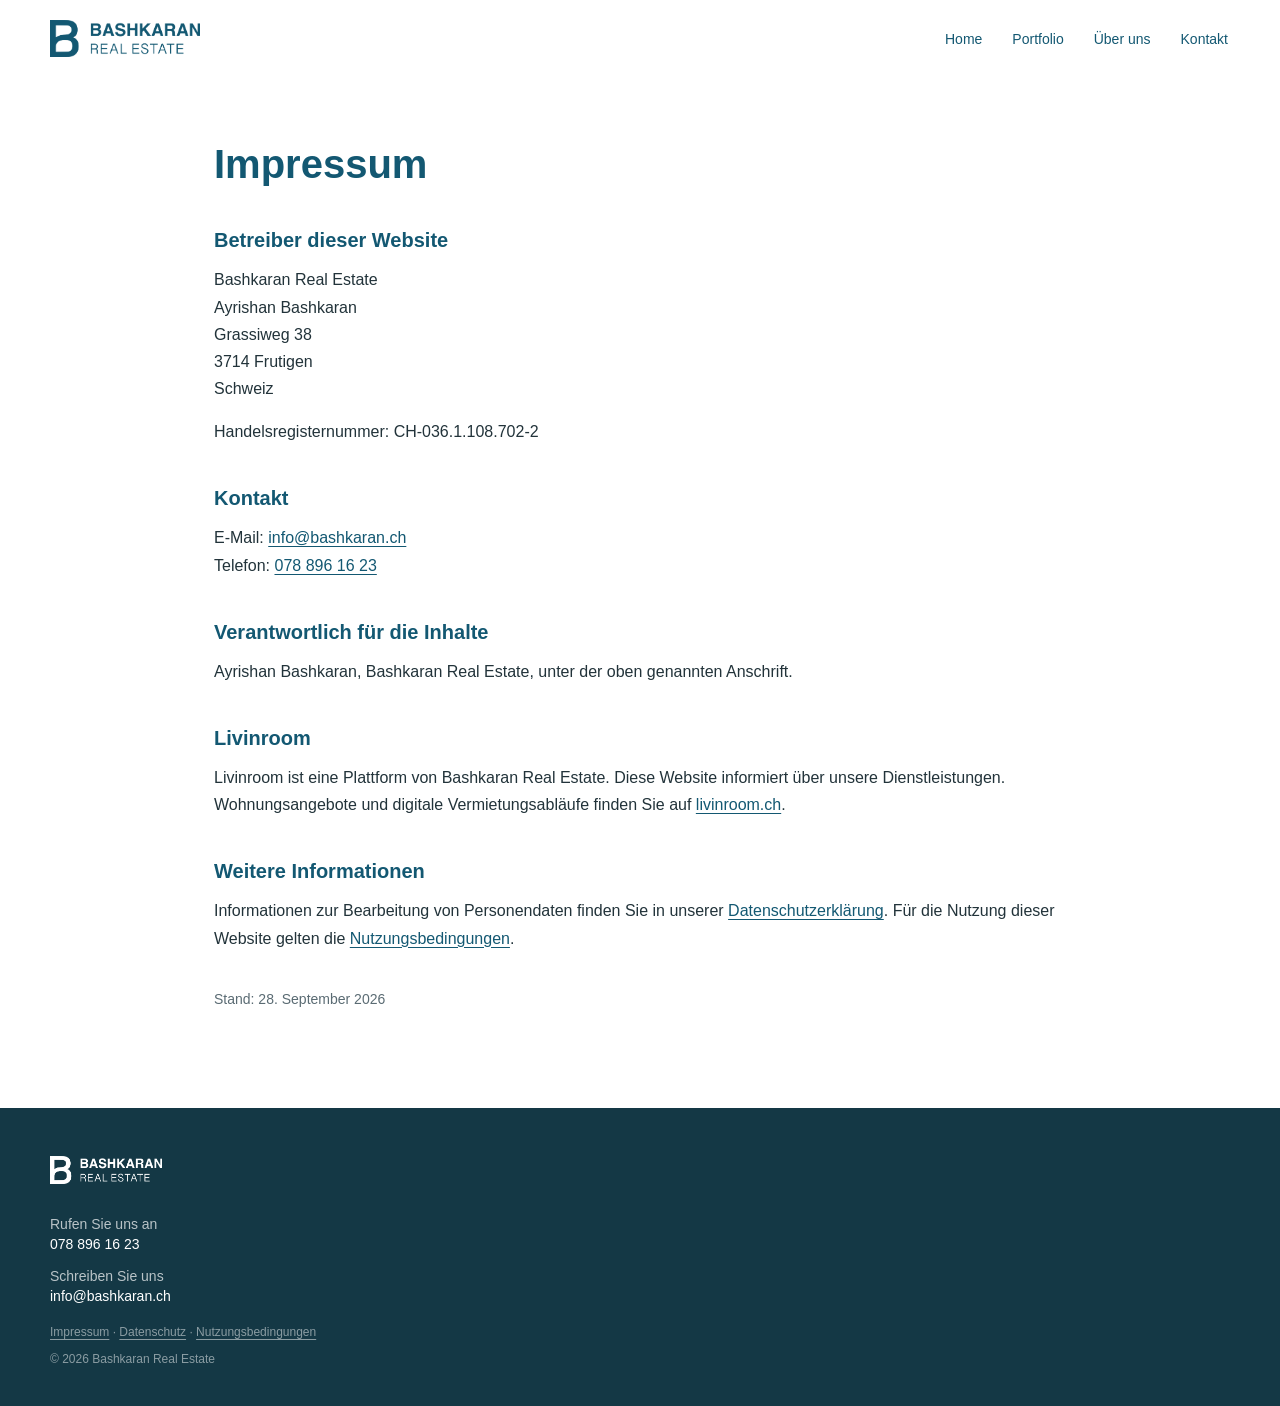
<file: impressum.html>
<!DOCTYPE html>
<html lang="de-CH">
<head>
<meta charset="UTF-8">
<meta name="viewport" content="width=device-width, initial-scale=1">
<title>Impressum | Bashkaran Real Estate</title>
<link rel="canonical" href="https://bashkaran.ch/impressum">
<link rel="icon" href="assets/favicon.png">
<link rel="stylesheet" href="site.css">
<link rel="stylesheet" href="datenschutz.css">
<meta name="description" content="Betreiber und Kontakt: Bashkaran Real Estate, Ayrishan Bashkaran, Grassiweg 38, 3714 Frutigen. Handelsregisterangaben und verantwortliche Person.">
<meta name="robots" content="index, follow, max-image-preview:large">
<meta property="og:type" content="website">
<meta property="og:site_name" content="Bashkaran Real Estate">
<meta property="og:title" content="Impressum | Bashkaran Real Estate">
<meta property="og:description" content="Betreiber und Kontakt: Bashkaran Real Estate, Ayrishan Bashkaran, Grassiweg 38, 3714 Frutigen. Handelsregisterangaben und verantwortliche Person.">
<meta property="og:url" content="https://bashkaran.ch/impressum">
<meta property="og:locale" content="de_CH">
<meta property="og:image" content="https://bashkaran.ch/assets/vermietung-praesentation.jpg">
<meta property="og:image:alt" content="Wohnimmobilie – Vermietung mit Bashkaran Real Estate">
<meta name="twitter:card" content="summary_large_image">
<script type="application/ld+json">
{
  "@context": "https://schema.org",
  "@graph": [
    {
      "@type": "BreadcrumbList",
      "@id": "https://bashkaran.ch/impressum#breadcrumb",
      "itemListElement": [
        {
          "@type": "ListItem",
          "position": 1,
          "name": "Startseite",
          "item": "https://bashkaran.ch/"
        },
        {
          "@type": "ListItem",
          "position": 2,
          "name": "Impressum",
          "item": "https://bashkaran.ch/impressum"
        }
      ]
    },
    {
      "@type": "WebPage",
      "@id": "https://bashkaran.ch/impressum#webpage",
      "url": "https://bashkaran.ch/impressum",
      "name": "Impressum | Bashkaran Real Estate",
      "description": "Betreiber und Kontakt: Bashkaran Real Estate, Ayrishan Bashkaran, Grassiweg 38, 3714 Frutigen. Handelsregisterangaben und verantwortliche Person.",
      "inLanguage": "de-CH",
      "isPartOf": {
        "@id": "https://bashkaran.ch/#website"
      },
      "about": {
        "@id": "https://bashkaran.ch/#business"
      },
      "breadcrumb": {
        "@id": "https://bashkaran.ch/impressum#breadcrumb"
      }
    }
  ]
}
</script>
</head>
<body>
<header class="site-header">
    <nav class="site-nav" aria-label="Hauptnavigation">
      <a href="/" aria-label="Bashkaran Real Estate – Home">
        <img class="nav-logo" src="assets/logo.png" alt="Bashkaran Real Estate" width="1722" height="429">
      </a>
      <button class="menu-toggle" type="button" aria-expanded="false" aria-controls="main-menu" aria-label="Menü öffnen">
        <span class="menu-icon" aria-hidden="true"><span></span><span></span><span></span></span>
      </button>
      <ul class="nav-links" id="main-menu">
        <li><a href="/">Home</a></li>
        <li><a href="/portfolio">Portfolio</a></li>
        <li><a href="/ueber-uns">Über uns</a></li>
        <li><a href="/kontakt">Kontakt</a></li>
      </ul>
    </nav>
  </header>
<main class="privacy-page"><h1>Impressum</h1><section><h2>Betreiber dieser Website</h2><p>Bashkaran Real Estate<br>Ayrishan Bashkaran<br>Grassiweg 38<br>3714 Frutigen<br>Schweiz</p><p>Handelsregisternummer: CH-036.1.108.702-2</p></section><section><h2>Kontakt</h2><p>E-Mail: <a href="mailto:info@bashkaran.ch">info@bashkaran.ch</a><br>Telefon: <a href="tel:+41788961623">078 896 16 23</a></p></section><section><h2>Verantwortlich für die Inhalte</h2><p>Ayrishan Bashkaran, Bashkaran Real Estate, unter der oben genannten Anschrift.</p></section><section><h2>Livinroom</h2><p>Livinroom ist eine Plattform von Bashkaran Real Estate. Diese Website informiert über unsere Dienstleistungen. Wohnungsangebote und digitale Vermietungsabläufe finden Sie auf <a href="https://livinroom.ch">livinroom.ch</a>.</p></section><section><h2>Weitere Informationen</h2><p>Informationen zur Bearbeitung von Personendaten finden Sie in unserer <a href="/datenschutz">Datenschutzerklärung</a>. Für die Nutzung dieser Website gelten die <a href="/nutzungsbedingungen">Nutzungsbedingungen</a>.</p></section><p class="legal-date">Stand: 28. September 2026</p></main><footer id="kontakt">
    <div class="footer-inner" data-nosnippet>
      <img class="footer-logo" src="assets/logo.png" alt="Bashkaran Real Estate" width="1722" height="429" loading="lazy" decoding="async">
      <p class="footer-label">Rufen Sie uns an</p>
      <p class="footer-info"><a href="tel:+41788961623">078 896 16 23</a></p>
      <p class="footer-label">Schreiben Sie uns</p>
      <p class="footer-info"><a href="mailto:info@bashkaran.ch">info@bashkaran.ch</a></p>
      <p class="footer-legal"><a href="/impressum">Impressum</a> · <a href="/datenschutz">Datenschutz</a> · <a href="/nutzungsbedingungen">Nutzungsbedingungen</a></p>
      <p class="footer-copyright">&copy; 2026 Bashkaran Real Estate</p>
    </div>
  </footer>
<script src="site.js?v=20260926-nav" defer></script>
<script src="analytics.js" defer></script>
</body>
</html>
</file>
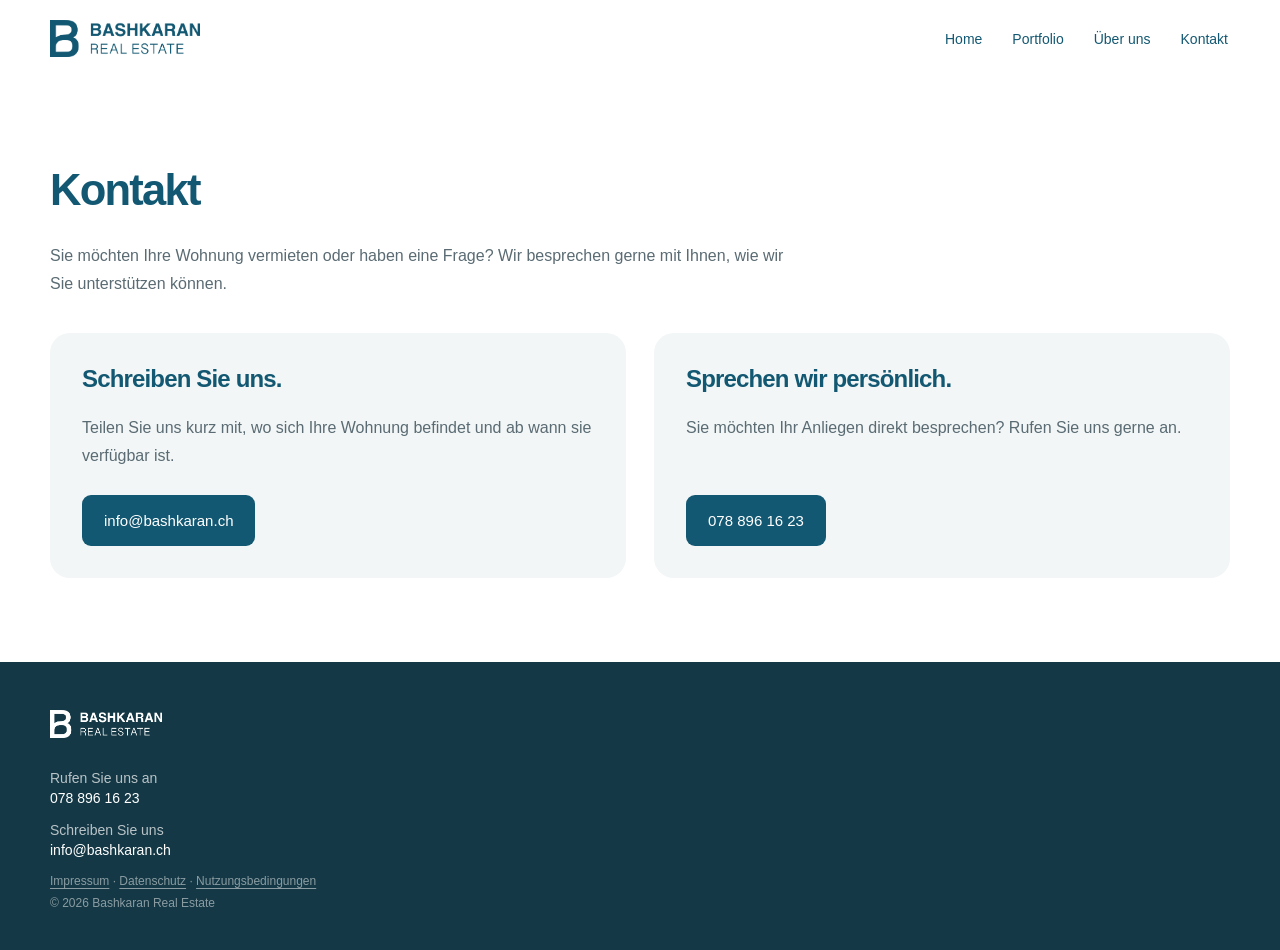
<file: kontakt.html>
<!DOCTYPE html>
<html lang="de-CH">
<head>
<meta charset="UTF-8">
<meta name="viewport" content="width=device-width, initial-scale=1">
<title>Kontakt zur Wohnungsvermietung | Bashkaran Real Estate</title>
<link rel="icon" href="assets/favicon.png">
<link rel="stylesheet" href="site.css">

<link rel="canonical" href="https://bashkaran.ch/kontakt">
<link rel="stylesheet" href="rental-concept.css">
<meta name="description" content="Sie möchten Ihre Wohnung vermieten? Kontaktieren Sie Bashkaran Real Estate für ein unverbindliches Gespräch: info@bashkaran.ch oder 078 896 16 23.">
<meta name="robots" content="index, follow, max-image-preview:large">
<meta property="og:type" content="website">
<meta property="og:site_name" content="Bashkaran Real Estate">
<meta property="og:title" content="Kontakt zur Wohnungsvermietung | Bashkaran Real Estate">
<meta property="og:description" content="Sie möchten Ihre Wohnung vermieten? Kontaktieren Sie Bashkaran Real Estate für ein unverbindliches Gespräch: info@bashkaran.ch oder 078 896 16 23.">
<meta property="og:url" content="https://bashkaran.ch/kontakt">
<meta property="og:locale" content="de_CH">
<meta property="og:image" content="https://bashkaran.ch/assets/vermietung-praesentation.jpg">
<meta property="og:image:alt" content="Wohnimmobilie – Vermietung mit Bashkaran Real Estate">
<meta name="twitter:card" content="summary_large_image">
<script type="application/ld+json">
{
  "@context": "https://schema.org",
  "@graph": [
    {
      "@type": "BreadcrumbList",
      "@id": "https://bashkaran.ch/kontakt#breadcrumb",
      "itemListElement": [
        {
          "@type": "ListItem",
          "position": 1,
          "name": "Startseite",
          "item": "https://bashkaran.ch/"
        },
        {
          "@type": "ListItem",
          "position": 2,
          "name": "Kontakt",
          "item": "https://bashkaran.ch/kontakt"
        }
      ]
    },
    {
      "@type": "ContactPage",
      "@id": "https://bashkaran.ch/kontakt#webpage",
      "url": "https://bashkaran.ch/kontakt",
      "name": "Kontakt zur Wohnungsvermietung | Bashkaran Real Estate",
      "description": "Sie möchten Ihre Wohnung vermieten? Kontaktieren Sie Bashkaran Real Estate für ein unverbindliches Gespräch: info@bashkaran.ch oder 078 896 16 23.",
      "inLanguage": "de-CH",
      "isPartOf": {
        "@id": "https://bashkaran.ch/#website"
      },
      "about": {
        "@id": "https://bashkaran.ch/#business"
      },
      "breadcrumb": {
        "@id": "https://bashkaran.ch/kontakt#breadcrumb"
      }
    }
  ]
}
</script>
</head>
<body>
<header class="site-header">
    <nav class="site-nav" aria-label="Hauptnavigation">
      <a href="/" aria-label="Bashkaran Real Estate – Home">
        <img class="nav-logo" src="assets/logo.png" alt="Bashkaran Real Estate" width="1722" height="429">
      </a>
      <button class="menu-toggle" type="button" aria-expanded="false" aria-controls="main-menu" aria-label="Menü öffnen">
        <span class="menu-icon" aria-hidden="true"><span></span><span></span><span></span></span>
      </button>
      <ul class="nav-links" id="main-menu">
        <li><a href="/">Home</a></li>
        <li><a href="/portfolio">Portfolio</a></li>
        <li><a href="/ueber-uns">Über uns</a></li>
        <li><a href="/kontakt" aria-current="page">Kontakt</a></li>
      </ul>
    </nav>
  </header>
<main class="contact-page"><section class="r-section about-intro"><div class="r-wrap"><h1>Kontakt</h1><p class="r-lead">Sie möchten Ihre Wohnung vermieten oder haben eine Frage? Wir besprechen gerne mit Ihnen, wie wir Sie unterstützen können.</p><div class="contact-grid"><article class="contact-card"><h2>Schreiben Sie uns.</h2><p>Teilen Sie uns kurz mit, wo sich Ihre Wohnung befindet und ab wann sie verfügbar ist.</p><a class="r-button" href="mailto:info@bashkaran.ch?subject=Anfrage%20Vermietung">info@bashkaran.ch</a></article><article class="contact-card"><h2>Sprechen wir persönlich.</h2><p>Sie möchten Ihr Anliegen direkt besprechen? Rufen Sie uns gerne an.</p><a class="r-button" href="tel:+41788961623">078 896 16 23</a></article></div></div></section></main><footer id="kontakt">
    <div class="footer-inner" data-nosnippet>
      <img class="footer-logo" src="assets/logo.png" alt="Bashkaran Real Estate" width="1722" height="429" loading="lazy" decoding="async">
      <p class="footer-label">Rufen Sie uns an</p>
      <p class="footer-info"><a href="tel:+41788961623">078 896 16 23</a></p>
      <p class="footer-label">Schreiben Sie uns</p>
      <p class="footer-info"><a href="mailto:info@bashkaran.ch">info@bashkaran.ch</a></p>
      <p class="footer-legal"><a href="/impressum">Impressum</a> · <a href="/datenschutz">Datenschutz</a> · <a href="/nutzungsbedingungen">Nutzungsbedingungen</a></p>
      <p class="footer-copyright">&copy; 2026 Bashkaran Real Estate</p>
    </div>
  </footer>
<script src="site.js?v=20260926-nav" defer></script>
<script src="analytics.js" defer></script>
</body>
</html>
</file>
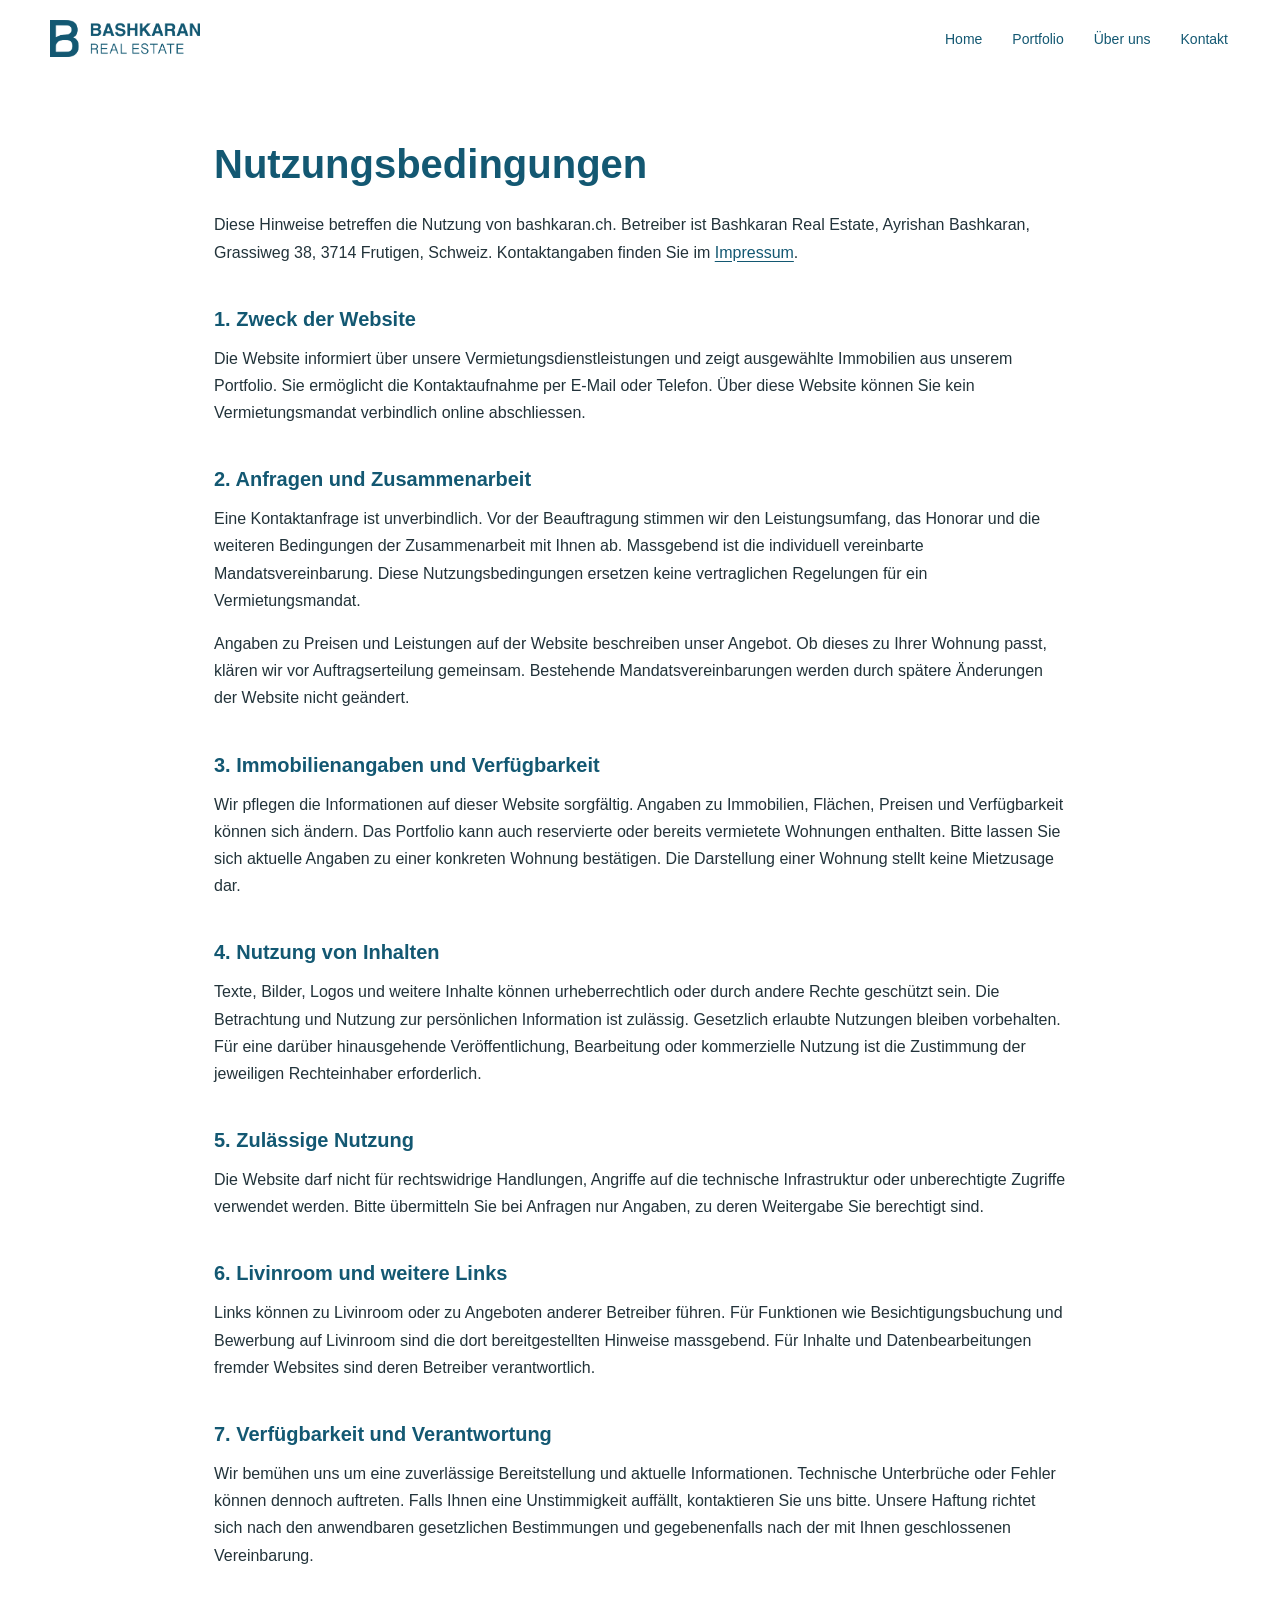
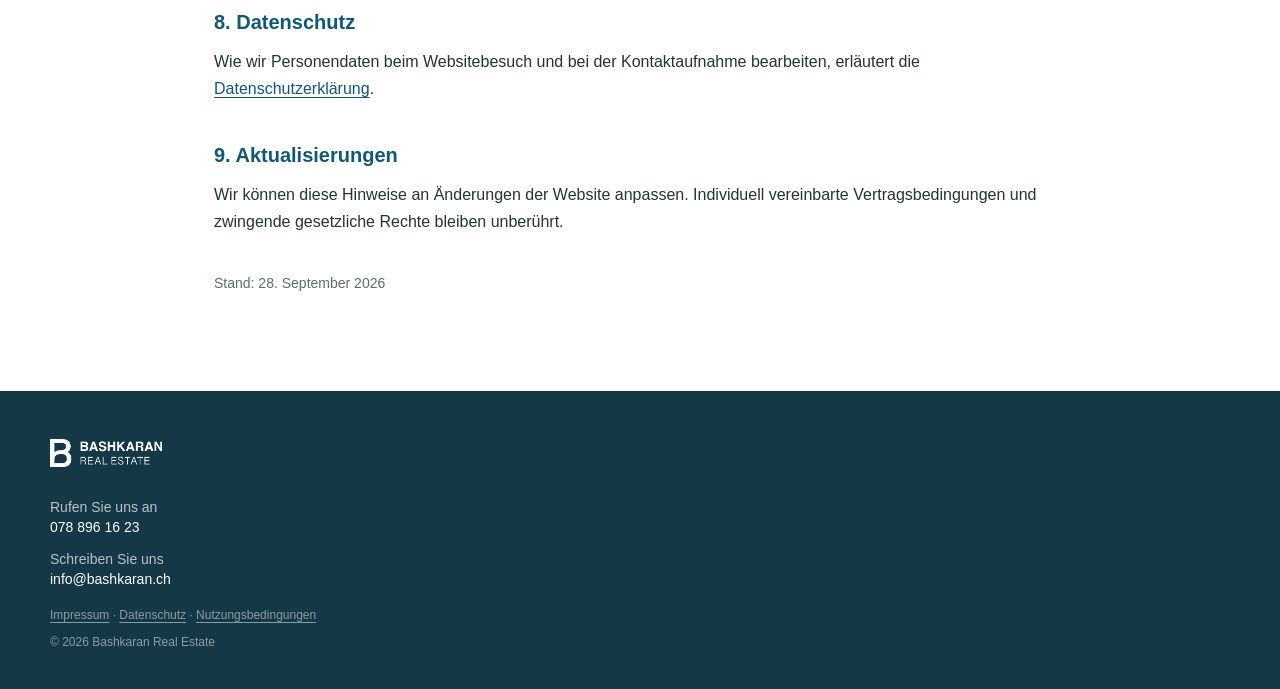
<file: nutzungsbedingungen.html>
<!DOCTYPE html>
<html lang="de-CH">
<head>
<meta charset="UTF-8">
<meta name="viewport" content="width=device-width, initial-scale=1">
<title>Nutzungsbedingungen | Bashkaran Real Estate</title>
<link rel="canonical" href="https://bashkaran.ch/nutzungsbedingungen">
<link rel="icon" href="assets/favicon.png">
<link rel="stylesheet" href="site.css">
<link rel="stylesheet" href="datenschutz.css">
<meta name="description" content="Hinweise zur Nutzung von bashkaran.ch, zu Anfragen, Immobilienangaben und Inhalten. Vermietungsmandate werden individuell vereinbart.">
<meta name="robots" content="index, follow, max-image-preview:large">
<meta property="og:type" content="website">
<meta property="og:site_name" content="Bashkaran Real Estate">
<meta property="og:title" content="Nutzungsbedingungen | Bashkaran Real Estate">
<meta property="og:description" content="Hinweise zur Nutzung von bashkaran.ch, zu Anfragen, Immobilienangaben und Inhalten. Vermietungsmandate werden individuell vereinbart.">
<meta property="og:url" content="https://bashkaran.ch/nutzungsbedingungen">
<meta property="og:locale" content="de_CH">
<meta property="og:image" content="https://bashkaran.ch/assets/vermietung-praesentation.jpg">
<meta property="og:image:alt" content="Wohnimmobilie – Vermietung mit Bashkaran Real Estate">
<meta name="twitter:card" content="summary_large_image">
<script type="application/ld+json">
{
  "@context": "https://schema.org",
  "@graph": [
    {
      "@type": "BreadcrumbList",
      "@id": "https://bashkaran.ch/nutzungsbedingungen#breadcrumb",
      "itemListElement": [
        {
          "@type": "ListItem",
          "position": 1,
          "name": "Startseite",
          "item": "https://bashkaran.ch/"
        },
        {
          "@type": "ListItem",
          "position": 2,
          "name": "Nutzungsbedingungen",
          "item": "https://bashkaran.ch/nutzungsbedingungen"
        }
      ]
    },
    {
      "@type": "WebPage",
      "@id": "https://bashkaran.ch/nutzungsbedingungen#webpage",
      "url": "https://bashkaran.ch/nutzungsbedingungen",
      "name": "Nutzungsbedingungen | Bashkaran Real Estate",
      "description": "Hinweise zur Nutzung von bashkaran.ch, zu Anfragen, Immobilienangaben und Inhalten. Vermietungsmandate werden individuell vereinbart.",
      "inLanguage": "de-CH",
      "isPartOf": {
        "@id": "https://bashkaran.ch/#website"
      },
      "about": {
        "@id": "https://bashkaran.ch/#business"
      },
      "breadcrumb": {
        "@id": "https://bashkaran.ch/nutzungsbedingungen#breadcrumb"
      }
    }
  ]
}
</script>
</head>
<body>
<header class="site-header">
    <nav class="site-nav" aria-label="Hauptnavigation">
      <a href="/" aria-label="Bashkaran Real Estate – Home">
        <img class="nav-logo" src="assets/logo.png" alt="Bashkaran Real Estate" width="1722" height="429">
      </a>
      <button class="menu-toggle" type="button" aria-expanded="false" aria-controls="main-menu" aria-label="Menü öffnen">
        <span class="menu-icon" aria-hidden="true"><span></span><span></span><span></span></span>
      </button>
      <ul class="nav-links" id="main-menu">
        <li><a href="/">Home</a></li>
        <li><a href="/portfolio">Portfolio</a></li>
        <li><a href="/ueber-uns">Über uns</a></li>
        <li><a href="/kontakt">Kontakt</a></li>
      </ul>
    </nav>
  </header>
<main class="privacy-page"><h1>Nutzungsbedingungen</h1><p>Diese Hinweise betreffen die Nutzung von bashkaran.ch. Betreiber ist Bashkaran Real Estate, Ayrishan Bashkaran, Grassiweg 38, 3714 Frutigen, Schweiz. Kontaktangaben finden Sie im <a href="/impressum">Impressum</a>.</p><section><h2>1. Zweck der Website</h2><p>Die Website informiert über unsere Vermietungsdienstleistungen und zeigt ausgewählte Immobilien aus unserem Portfolio. Sie ermöglicht die Kontaktaufnahme per E-Mail oder Telefon. Über diese Website können Sie kein Vermietungsmandat verbindlich online abschliessen.</p></section><section><h2>2. Anfragen und Zusammenarbeit</h2><p>Eine Kontaktanfrage ist unverbindlich. Vor der Beauftragung stimmen wir den Leistungsumfang, das Honorar und die weiteren Bedingungen der Zusammenarbeit mit Ihnen ab. Massgebend ist die individuell vereinbarte Mandatsvereinbarung. Diese Nutzungsbedingungen ersetzen keine vertraglichen Regelungen für ein Vermietungsmandat.</p><p>Angaben zu Preisen und Leistungen auf der Website beschreiben unser Angebot. Ob dieses zu Ihrer Wohnung passt, klären wir vor Auftragserteilung gemeinsam. Bestehende Mandatsvereinbarungen werden durch spätere Änderungen der Website nicht geändert.</p></section><section><h2>3. Immobilienangaben und Verfügbarkeit</h2><p>Wir pflegen die Informationen auf dieser Website sorgfältig. Angaben zu Immobilien, Flächen, Preisen und Verfügbarkeit können sich ändern. Das Portfolio kann auch reservierte oder bereits vermietete Wohnungen enthalten. Bitte lassen Sie sich aktuelle Angaben zu einer konkreten Wohnung bestätigen. Die Darstellung einer Wohnung stellt keine Mietzusage dar.</p></section><section><h2>4. Nutzung von Inhalten</h2><p>Texte, Bilder, Logos und weitere Inhalte können urheberrechtlich oder durch andere Rechte geschützt sein. Die Betrachtung und Nutzung zur persönlichen Information ist zulässig. Gesetzlich erlaubte Nutzungen bleiben vorbehalten. Für eine darüber hinausgehende Veröffentlichung, Bearbeitung oder kommerzielle Nutzung ist die Zustimmung der jeweiligen Rechteinhaber erforderlich.</p></section><section><h2>5. Zulässige Nutzung</h2><p>Die Website darf nicht für rechtswidrige Handlungen, Angriffe auf die technische Infrastruktur oder unberechtigte Zugriffe verwendet werden. Bitte übermitteln Sie bei Anfragen nur Angaben, zu deren Weitergabe Sie berechtigt sind.</p></section><section><h2>6. Livinroom und weitere Links</h2><p>Links können zu Livinroom oder zu Angeboten anderer Betreiber führen. Für Funktionen wie Besichtigungsbuchung und Bewerbung auf Livinroom sind die dort bereitgestellten Hinweise massgebend. Für Inhalte und Datenbearbeitungen fremder Websites sind deren Betreiber verantwortlich.</p></section><section><h2>7. Verfügbarkeit und Verantwortung</h2><p>Wir bemühen uns um eine zuverlässige Bereitstellung und aktuelle Informationen. Technische Unterbrüche oder Fehler können dennoch auftreten. Falls Ihnen eine Unstimmigkeit auffällt, kontaktieren Sie uns bitte. Unsere Haftung richtet sich nach den anwendbaren gesetzlichen Bestimmungen und gegebenenfalls nach der mit Ihnen geschlossenen Vereinbarung.</p></section><section><h2>8. Datenschutz</h2><p>Wie wir Personendaten beim Websitebesuch und bei der Kontaktaufnahme bearbeiten, erläutert die <a href="/datenschutz">Datenschutzerklärung</a>.</p></section><section><h2>9. Aktualisierungen</h2><p>Wir können diese Hinweise an Änderungen der Website anpassen. Individuell vereinbarte Vertragsbedingungen und zwingende gesetzliche Rechte bleiben unberührt.</p></section><p class="legal-date">Stand: 28. September 2026</p></main><footer id="kontakt">
    <div class="footer-inner" data-nosnippet>
      <img class="footer-logo" src="assets/logo.png" alt="Bashkaran Real Estate" width="1722" height="429" loading="lazy" decoding="async">
      <p class="footer-label">Rufen Sie uns an</p>
      <p class="footer-info"><a href="tel:+41788961623">078 896 16 23</a></p>
      <p class="footer-label">Schreiben Sie uns</p>
      <p class="footer-info"><a href="mailto:info@bashkaran.ch">info@bashkaran.ch</a></p>
      <p class="footer-legal"><a href="/impressum">Impressum</a> · <a href="/datenschutz">Datenschutz</a> · <a href="/nutzungsbedingungen">Nutzungsbedingungen</a></p>
      <p class="footer-copyright">&copy; 2026 Bashkaran Real Estate</p>
    </div>
  </footer>
<script src="site.js?v=20260926-nav" defer></script>
<script src="analytics.js" defer></script>
</body>
</html>
</file>
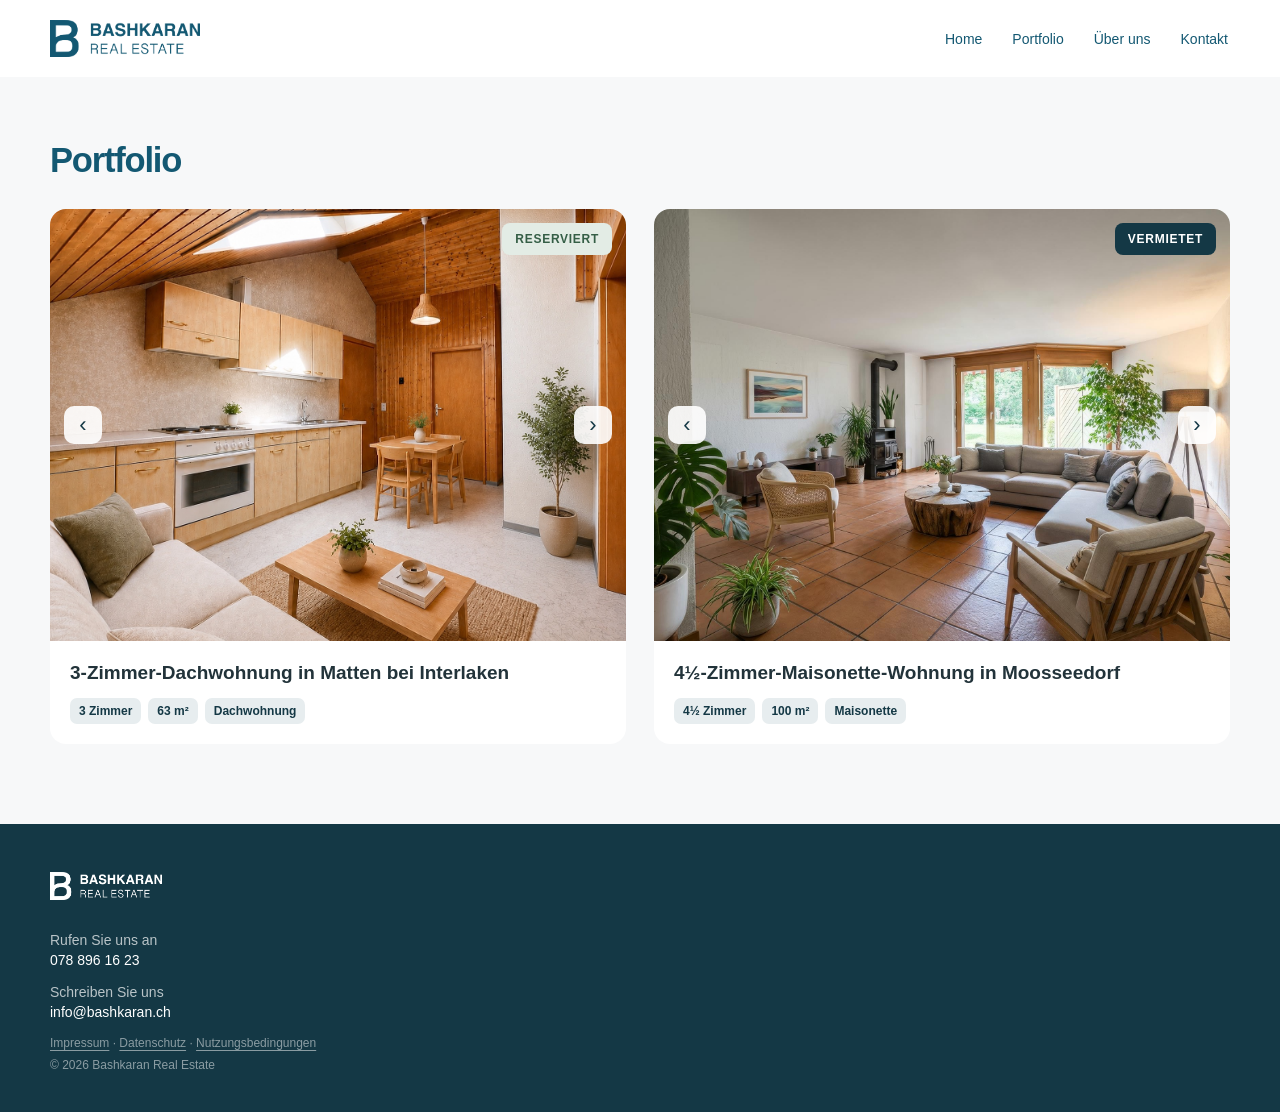
<file: portfolio.html>
<!DOCTYPE html>
<html lang="de-CH">
<head>
<meta charset="UTF-8">
<meta name="viewport" content="width=device-width, initial-scale=1">
<title>Portfolio: Unsere Vermietungsmandate | Bashkaran Real Estate</title>
<link rel="icon" href="assets/favicon.png">
<link rel="stylesheet" href="site.css">

<link rel="canonical" href="https://bashkaran.ch/portfolio">
<link rel="stylesheet" href="rental-concept.css">
<meta name="description" content="Entdecken Sie ausgewählte Wohnungen aus dem Portfolio von Bashkaran Real Estate – mit Bildern, Objektdaten und aktuellem Vermietungsstatus.">
<meta name="robots" content="index, follow, max-image-preview:large">
<meta property="og:type" content="website">
<meta property="og:site_name" content="Bashkaran Real Estate">
<meta property="og:title" content="Portfolio: Unsere Vermietungsmandate | Bashkaran Real Estate">
<meta property="og:description" content="Entdecken Sie ausgewählte Wohnungen aus dem Portfolio von Bashkaran Real Estate – mit Bildern, Objektdaten und aktuellem Vermietungsstatus.">
<meta property="og:url" content="https://bashkaran.ch/portfolio">
<meta property="og:locale" content="de_CH">
<meta property="og:image" content="https://bashkaran.ch/assets/vermietung-praesentation.jpg">
<meta property="og:image:alt" content="Wohnimmobilie – Vermietung mit Bashkaran Real Estate">
<meta name="twitter:card" content="summary_large_image">
<script type="application/ld+json">
{
  "@context": "https://schema.org",
  "@graph": [
    {
      "@type": "BreadcrumbList",
      "@id": "https://bashkaran.ch/portfolio#breadcrumb",
      "itemListElement": [
        {
          "@type": "ListItem",
          "position": 1,
          "name": "Startseite",
          "item": "https://bashkaran.ch/"
        },
        {
          "@type": "ListItem",
          "position": 2,
          "name": "Portfolio",
          "item": "https://bashkaran.ch/portfolio"
        }
      ]
    },
    {
      "@type": "CollectionPage",
      "@id": "https://bashkaran.ch/portfolio#webpage",
      "url": "https://bashkaran.ch/portfolio",
      "name": "Portfolio: Unsere Vermietungsmandate | Bashkaran Real Estate",
      "description": "Entdecken Sie ausgewählte Wohnungen aus dem Portfolio von Bashkaran Real Estate – mit Bildern, Objektdaten und aktuellem Vermietungsstatus.",
      "inLanguage": "de-CH",
      "isPartOf": {
        "@id": "https://bashkaran.ch/#website"
      },
      "about": {
        "@id": "https://bashkaran.ch/#business"
      },
      "breadcrumb": {
        "@id": "https://bashkaran.ch/portfolio#breadcrumb"
      }
    }
  ]
}
</script>
</head>
<body>
<header class="site-header">
    <nav class="site-nav" aria-label="Hauptnavigation">
      <a href="/" aria-label="Bashkaran Real Estate – Home">
        <img class="nav-logo" src="assets/logo.png" alt="Bashkaran Real Estate" width="1722" height="429">
      </a>
      <button class="menu-toggle" type="button" aria-expanded="false" aria-controls="main-menu" aria-label="Menü öffnen">
        <span class="menu-icon" aria-hidden="true"><span></span><span></span><span></span></span>
      </button>
      <ul class="nav-links" id="main-menu">
        <li><a href="/">Home</a></li>
        <li><a href="/portfolio">Portfolio</a></li>
        <li><a href="/ueber-uns">Über uns</a></li>
        <li><a href="/kontakt">Kontakt</a></li>
      </ul>
    </nav>
  </header>
<main class="portfolio-page"><section class="content-section" id="portfolio" aria-labelledby="portfolio-title">
    <div class="content-inner">
      <h1 class="section-title" id="portfolio-title">Portfolio</h1>
      <div class="portfolio-grid">
        <article class="property-card">
          <div class="property-gallery-wrap"><span class="portfolio-badge is-reserved">RESERVIERT</span>
            <div class="property-gallery" tabindex="0" aria-label="Bilder der Wohnung in Matten bei Interlaken">
              <figure class="property-slide"><img src="assets/portfolio/matten-wohnkueche.jpg" alt="Helle Wohnküche der Wohnung in Matten bei Interlaken" width="1467" height="1072" loading="lazy" decoding="async"></figure>
              <figure class="property-slide"><img src="assets/portfolio/matten-wohnraum.jpg" alt="Heller Wohnraum mit Holzverkleidung" width="1448" height="1086" loading="lazy" decoding="async"></figure>
              <figure class="property-slide"><img src="assets/portfolio/matten-bad.jpg" alt="Badezimmer der Wohnung" width="1448" height="1086" loading="lazy" decoding="async"></figure>
              <figure class="property-slide"><img src="assets/portfolio/matten-aussenansicht.jpg" alt="Aussenansicht in Matten bei Interlaken" width="1320" height="980" loading="lazy" decoding="async"></figure>
            </div>
            <button class="gallery-arrow previous" type="button" aria-label="Vorheriges Bild">‹</button>
            <button class="gallery-arrow next" type="button" aria-label="Nächstes Bild">›</button>
          </div>
          <div class="property-info">
            <div class="property-summary">
              <h3>3-Zimmer-Dachwohnung in Matten bei Interlaken</h3>
              <ul class="property-facts" aria-label="Objektdaten">
                <li>3 Zimmer</li>
                <li>63 m²</li>
                <li>Dachwohnung</li>
              </ul>
            </div>

          </div>
        </article>

        <article class="property-card">
          <div class="property-gallery-wrap">
            <span class="portfolio-badge is-rented">VERMIETET</span>
            <div class="property-gallery" tabindex="0" aria-label="Bilder der vermieteten Wohnung in Moosseedorf">
              <figure class="property-slide"><img src="assets/portfolio/moosseedorf-wohnbereich.jpg" alt="Heller Wohnbereich der vermieteten Maisonette-Wohnung in Moosseedorf" width="2000" height="1270" loading="lazy" decoding="async"></figure>
              <figure class="property-slide"><img src="assets/portfolio/moosseedorf-kueche.jpg" alt="Küche der Maisonette-Wohnung" width="2000" height="1304" loading="lazy" decoding="async"></figure>
              <figure class="property-slide"><img src="assets/portfolio/moosseedorf-zimmer.jpg" alt="Zimmer mit Einbauschrank" width="2000" height="1270" loading="lazy" decoding="async"></figure>
              <figure class="property-slide"><img src="assets/portfolio/moosseedorf-zimmer-hell.jpg" alt="Helles Zimmer mit Holzboden" width="2000" height="1270" loading="lazy" decoding="async"></figure>
            </div>
            <button class="gallery-arrow previous" type="button" aria-label="Vorheriges Bild">‹</button>
            <button class="gallery-arrow next" type="button" aria-label="Nächstes Bild">›</button>
          </div>
          <div class="property-info">
            <div class="property-summary">
              <h3>4½-Zimmer-Maisonette-Wohnung in Moosseedorf</h3>
              <ul class="property-facts" aria-label="Objektdaten">
                <li>4½ Zimmer</li>
                <li>100 m²</li>
                <li>Maisonette</li>
              </ul>
            </div>
          </div>
        </article>
      </div>
    </div>
  </section></main><footer id="kontakt">
    <div class="footer-inner" data-nosnippet>
      <img class="footer-logo" src="assets/logo.png" alt="Bashkaran Real Estate" width="1722" height="429" loading="lazy" decoding="async">
      <p class="footer-label">Rufen Sie uns an</p>
      <p class="footer-info"><a href="tel:+41788961623">078 896 16 23</a></p>
      <p class="footer-label">Schreiben Sie uns</p>
      <p class="footer-info"><a href="mailto:info@bashkaran.ch">info@bashkaran.ch</a></p>
      <p class="footer-legal"><a href="/impressum">Impressum</a> · <a href="/datenschutz">Datenschutz</a> · <a href="/nutzungsbedingungen">Nutzungsbedingungen</a></p>
      <p class="footer-copyright">&copy; 2026 Bashkaran Real Estate</p>
    </div>
  </footer>
<script src="site.js?v=20260926-nav" defer></script>
<script src="analytics.js" defer></script>
</body>
</html>
</file>
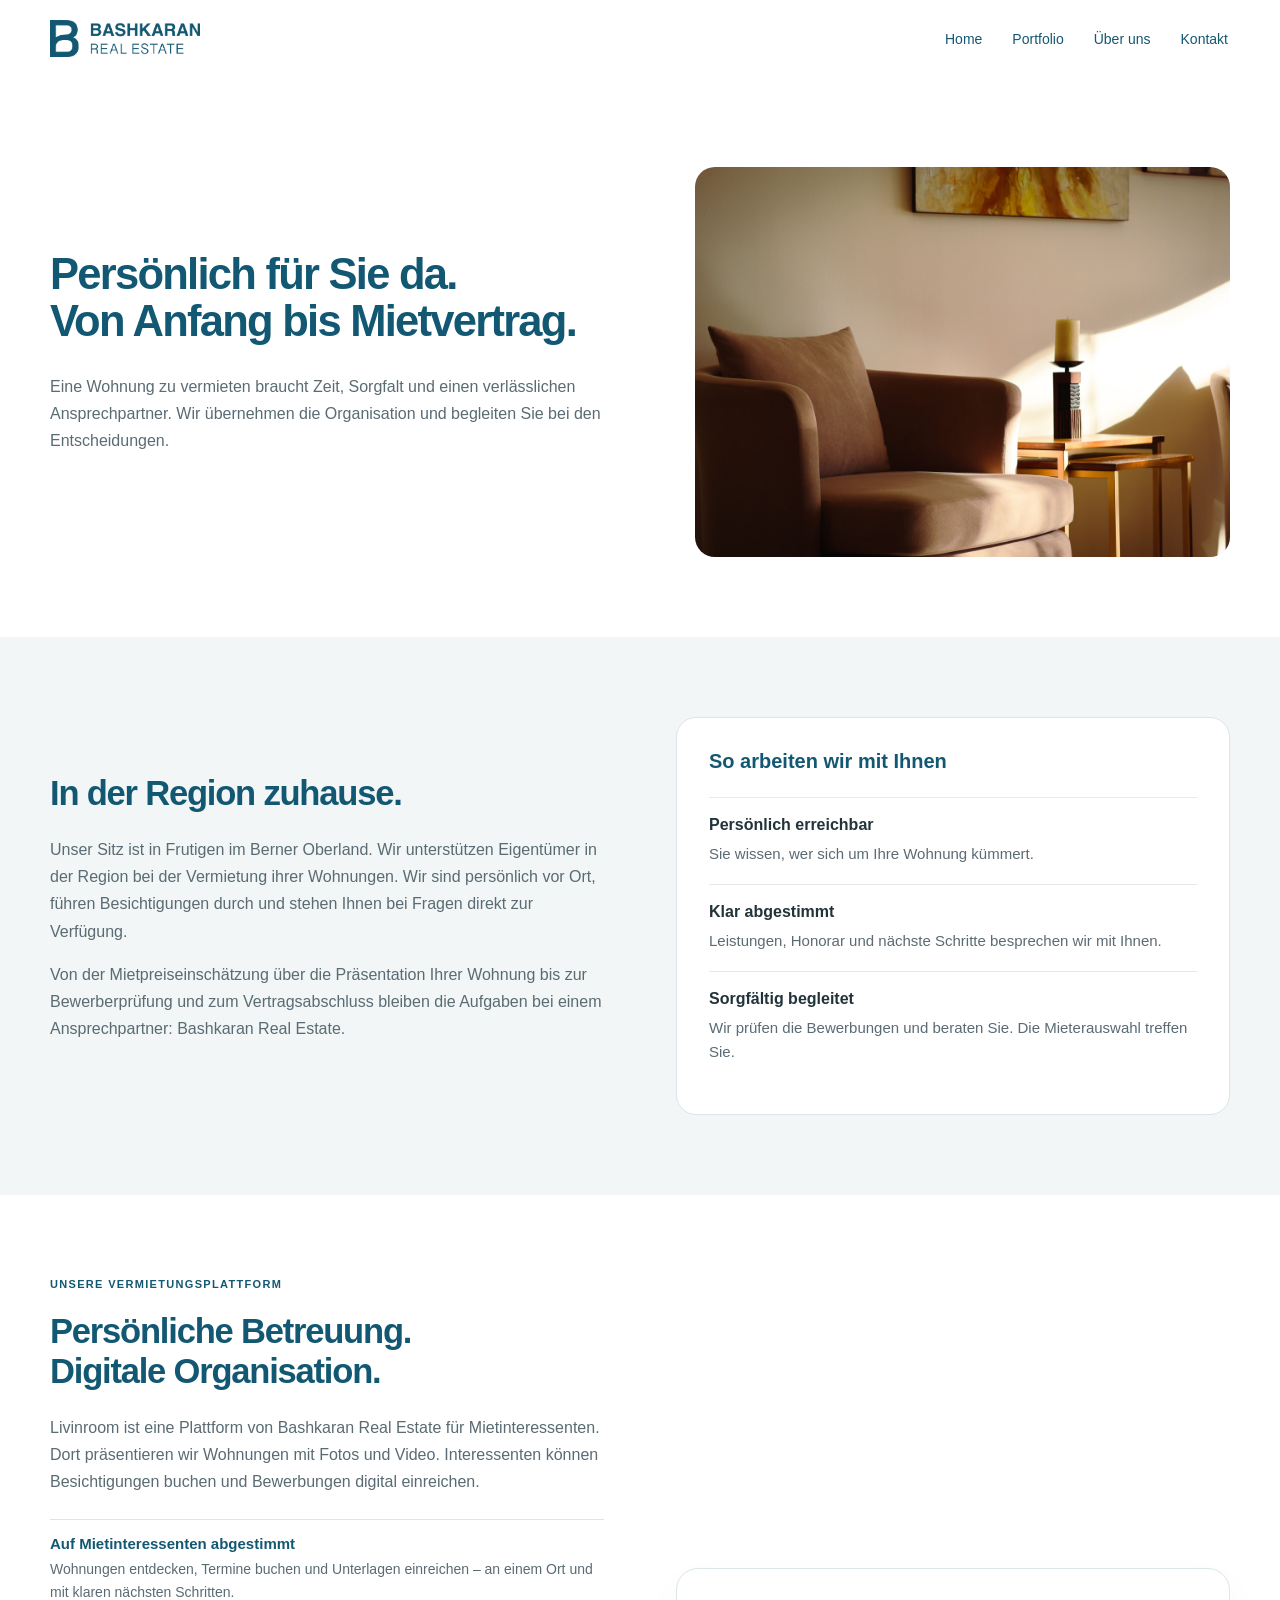
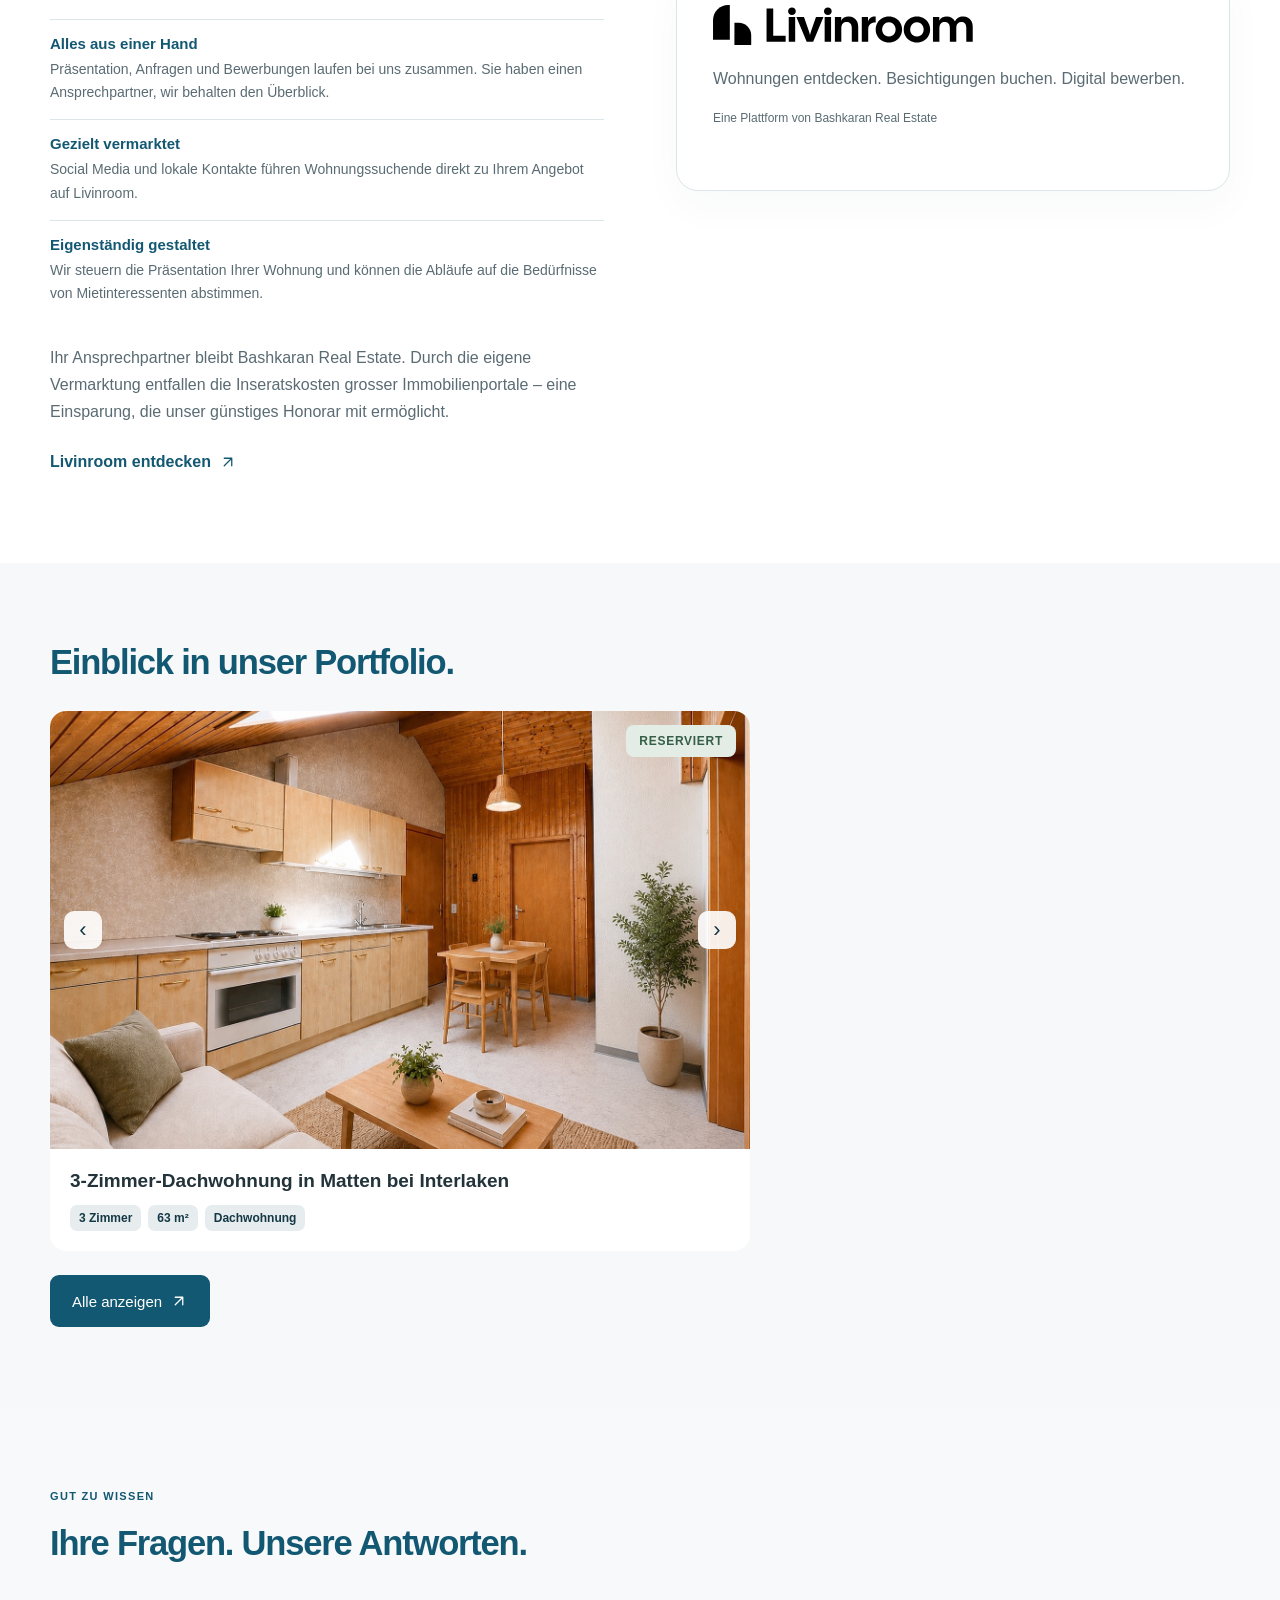
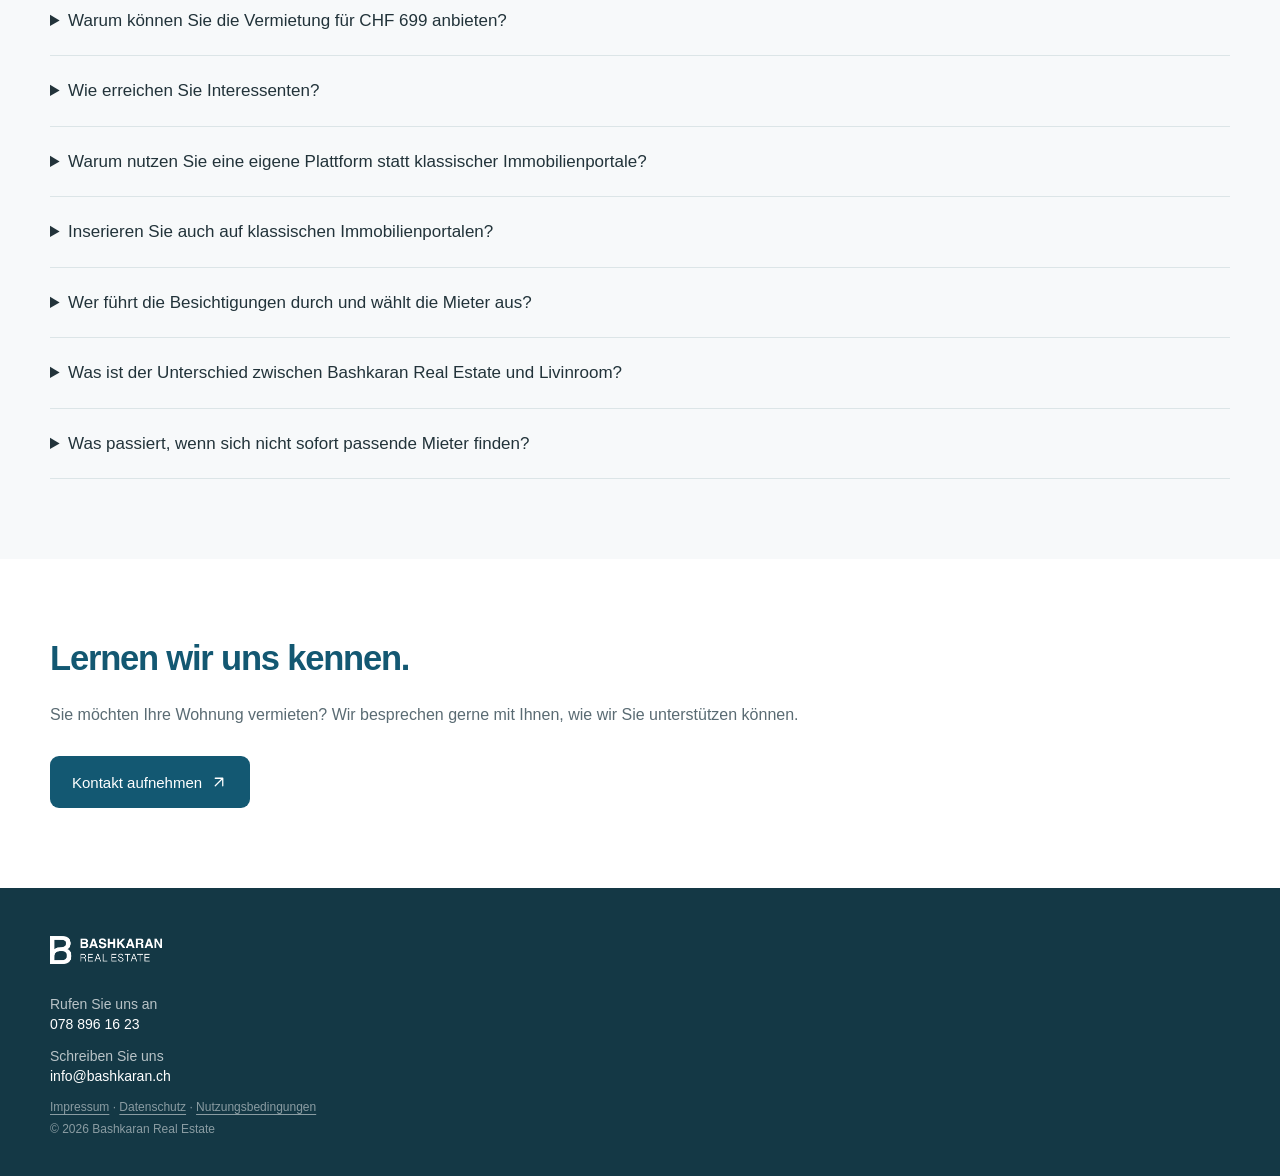
<file: ueber-uns.html>
<!DOCTYPE html>
<html lang="de-CH">
<head>
<meta charset="UTF-8">
<meta name="viewport" content="width=device-width, initial-scale=1">
<title>Über uns &amp; Livinroom | Bashkaran Real Estate</title>
<link rel="icon" href="assets/favicon.png">
<link rel="stylesheet" href="site.css">

<link rel="canonical" href="https://bashkaran.ch/ueber-uns">
<link rel="stylesheet" href="rental-concept.css">
<meta name="description" content="Lernen Sie Bashkaran Real Estate kennen: persönliche Vermietungsbetreuung, eigene Plattform Livinroom und gezielte Vermarktung. Antworten auf Ihre Fragen.">
<meta name="robots" content="index, follow, max-image-preview:large">
<meta property="og:type" content="website">
<meta property="og:site_name" content="Bashkaran Real Estate">
<meta property="og:title" content="Über uns &amp; Livinroom | Bashkaran Real Estate">
<meta property="og:description" content="Lernen Sie Bashkaran Real Estate kennen: persönliche Vermietungsbetreuung, eigene Plattform Livinroom und gezielte Vermarktung. Antworten auf Ihre Fragen.">
<meta property="og:url" content="https://bashkaran.ch/ueber-uns">
<meta property="og:locale" content="de_CH">
<meta property="og:image" content="https://bashkaran.ch/assets/vermietung-praesentation.jpg">
<meta property="og:image:alt" content="Wohnimmobilie – Vermietung mit Bashkaran Real Estate">
<meta name="twitter:card" content="summary_large_image">
<script type="application/ld+json">
{
  "@context": "https://schema.org",
  "@graph": [
    {
      "@type": "BreadcrumbList",
      "@id": "https://bashkaran.ch/ueber-uns#breadcrumb",
      "itemListElement": [
        {
          "@type": "ListItem",
          "position": 1,
          "name": "Startseite",
          "item": "https://bashkaran.ch/"
        },
        {
          "@type": "ListItem",
          "position": 2,
          "name": "Über uns",
          "item": "https://bashkaran.ch/ueber-uns"
        }
      ]
    },
    {
      "@type": "AboutPage",
      "@id": "https://bashkaran.ch/ueber-uns#webpage",
      "url": "https://bashkaran.ch/ueber-uns",
      "name": "Über uns & Livinroom | Bashkaran Real Estate",
      "description": "Lernen Sie Bashkaran Real Estate kennen: persönliche Vermietungsbetreuung, eigene Plattform Livinroom und gezielte Vermarktung. Antworten auf Ihre Fragen.",
      "inLanguage": "de-CH",
      "isPartOf": {
        "@id": "https://bashkaran.ch/#website"
      },
      "about": {
        "@id": "https://bashkaran.ch/#business"
      },
      "breadcrumb": {
        "@id": "https://bashkaran.ch/ueber-uns#breadcrumb"
      }
    }
  ]
}
</script>
</head>
<body>
<header class="site-header">
    <nav class="site-nav" aria-label="Hauptnavigation">
      <a href="/" aria-label="Bashkaran Real Estate – Home">
        <img class="nav-logo" src="assets/logo.png" alt="Bashkaran Real Estate" width="1722" height="429">
      </a>
      <button class="menu-toggle" type="button" aria-expanded="false" aria-controls="main-menu" aria-label="Menü öffnen">
        <span class="menu-icon" aria-hidden="true"><span></span><span></span><span></span></span>
      </button>
      <ul class="nav-links" id="main-menu">
        <li><a href="/">Home</a></li>
        <li><a href="/portfolio">Portfolio</a></li>
        <li><a href="/ueber-uns">Über uns</a></li>
        <li><a href="/kontakt">Kontakt</a></li>
      </ul>
    </nav>
  </header>
<main class="about-page"><section class="r-section about-intro"><div class="r-wrap about-intro-grid"><div><h1>Persönlich für Sie da.<br>Von Anfang bis Mietvertrag.</h1><p class="r-lead">Eine Wohnung zu vermieten braucht Zeit, Sorgfalt und einen verlässlichen Ansprechpartner. Wir übernehmen die Organisation und begleiten Sie bei den Entscheidungen.</p></div><img class="about-photo" src="assets/betreuung-praesentation.jpg" alt="Gemütlicher Wohnbereich mit Sessel und warmem Tageslicht" width="1400" height="933"></div></section><section class="r-section concept"><div class="r-wrap concept-grid"><div><h2>In der Region zuhause.</h2><p>Unser Sitz ist in Frutigen im Berner Oberland. Wir unterstützen Eigentümer in der Region bei der Vermietung ihrer Wohnungen. Wir sind persönlich vor Ort, führen Besichtigungen durch und stehen Ihnen bei Fragen direkt zur Verfügung.</p><p>Von der Mietpreiseinschätzung über die Präsentation Ihrer Wohnung bis zur Bewerberprüfung und zum Vertragsabschluss bleiben die Aufgaben bei einem Ansprechpartner: Bashkaran Real Estate.</p></div><div class="about-values"><h3>So arbeiten wir mit Ihnen</h3><ul><li><strong>Persönlich erreichbar</strong><span>Sie wissen, wer sich um Ihre Wohnung kümmert.</span></li><li><strong>Klar abgestimmt</strong><span>Leistungen, Honorar und nächste Schritte besprechen wir mit Ihnen.</span></li><li><strong>Sorgfältig begleitet</strong><span>Wir prüfen die Bewerbungen und beraten Sie. Die Mieterauswahl treffen Sie.</span></li></ul></div></div></section><section class="r-section" id="livinroom"><div class="r-wrap concept-grid"><div><p class="r-kicker">Unsere Vermietungsplattform</p><h2>Persönliche Betreuung.<br>Digitale Organisation.</h2><p>Livinroom ist eine Plattform von Bashkaran Real Estate für Mietinteressenten. Dort präsentieren wir Wohnungen mit Fotos und Video. Interessenten können Besichtigungen buchen und Bewerbungen digital einreichen.</p><ul class="platform-benefits"><li><strong>Auf Mietinteressenten abgestimmt</strong><span>Wohnungen entdecken, Termine buchen und Unterlagen einreichen – an einem Ort und mit klaren nächsten Schritten.</span></li><li><strong>Alles aus einer Hand</strong><span>Präsentation, Anfragen und Bewerbungen laufen bei uns zusammen. Sie haben einen Ansprechpartner, wir behalten den Überblick.</span></li><li><strong>Gezielt vermarktet</strong><span>Social Media und lokale Kontakte führen Wohnungssuchende direkt zu Ihrem Angebot auf Livinroom.</span></li><li><strong>Eigenständig gestaltet</strong><span>Wir steuern die Präsentation Ihrer Wohnung und können die Abläufe auf die Bedürfnisse von Mietinteressenten abstimmen.</span></li></ul><p>Ihr Ansprechpartner bleibt Bashkaran Real Estate. Durch die eigene Vermarktung entfallen die Inseratskosten grosser Immobilienportale – eine Einsparung, die unser günstiges Honorar mit ermöglicht.</p><a class="r-text-link" href="https://livinroom.ch" target="_blank" rel="noopener noreferrer">Livinroom entdecken <svg class="arrow-icon" width="18" height="18" viewBox="0 0 24 24" fill="none" stroke="currentColor" stroke-width="1.7" stroke-linecap="round" stroke-linejoin="round" aria-hidden="true" focusable="false"><path d="M7 17 17 7M7 7h10v10"/></svg></a></div><div class="channel-card"><a class="livinroom-brand-link" href="https://livinroom.ch" aria-label="Zur Livinroom-Webseite"><img class="livinroom-logo" src="assets/livinroom-logo.svg" alt="Livinroom" width="851" height="131" loading="lazy"></a><p>Wohnungen entdecken. Besichtigungen buchen. Digital bewerben.</p><p class="platform-label">Eine Plattform von Bashkaran Real Estate</p></div></div></section><section class="r-section portfolio-preview" aria-labelledby="portfolio-preview-title"><div class="r-wrap"><h2 id="portfolio-preview-title">Einblick in unser Portfolio.</h2><div class="portfolio-preview-card"><article class="property-card">
          <div class="property-gallery-wrap"><span class="portfolio-badge is-reserved">RESERVIERT</span>
            <div class="property-gallery" tabindex="0" aria-label="Bilder der Wohnung in Matten bei Interlaken">
              <figure class="property-slide"><img src="assets/portfolio/matten-wohnkueche.jpg" alt="Helle Wohnküche der Wohnung in Matten bei Interlaken" width="1467" height="1072" loading="lazy" decoding="async"></figure>
              <figure class="property-slide"><img src="assets/portfolio/matten-wohnraum.jpg" alt="Heller Wohnraum mit Holzverkleidung" width="1448" height="1086" loading="lazy" decoding="async"></figure>
              <figure class="property-slide"><img src="assets/portfolio/matten-bad.jpg" alt="Badezimmer der Wohnung" width="1448" height="1086" loading="lazy" decoding="async"></figure>
              <figure class="property-slide"><img src="assets/portfolio/matten-aussenansicht.jpg" alt="Aussenansicht in Matten bei Interlaken" width="1320" height="980" loading="lazy" decoding="async"></figure>
            </div>
            <button class="gallery-arrow previous" type="button" aria-label="Vorheriges Bild">‹</button>
            <button class="gallery-arrow next" type="button" aria-label="Nächstes Bild">›</button>
          </div>
          <div class="property-info">
            <div class="property-summary">
              <h3>3-Zimmer-Dachwohnung in Matten bei Interlaken</h3>
              <ul class="property-facts" aria-label="Objektdaten">
                <li>3 Zimmer</li>
                <li>63 m²</li>
                <li>Dachwohnung</li>
              </ul>
            </div>

          </div>
        </article></div><a class="r-button portfolio-all" href="/portfolio">Alle anzeigen <svg class="arrow-icon" width="18" height="18" viewBox="0 0 24 24" fill="none" stroke="currentColor" stroke-width="1.7" stroke-linecap="round" stroke-linejoin="round" aria-hidden="true" focusable="false"><path d="M7 17 17 7M7 7h10v10"/></svg></a></div></section><section class="r-section faq"><div class="r-wrap"><p class="r-kicker">Gut zu wissen</p><h2>Ihre Fragen. Unsere Antworten.</h2><details><summary>Warum können Sie die Vermietung für CHF 699 anbieten?</summary><p>CHF 699 ist unser Einführungspreis. Wir arbeiten mit kurzen Wegen und digitalen Abläufen. Unsere eigene Plattform Livinroom bündelt Präsentation, Terminbuchung und Bewerbungen. Das erleichtert die Organisation, während wir Sie persönlich betreuen.</p></details><details><summary>Wie erreichen Sie Interessenten?</summary><p>Wir präsentieren Ihre Wohnung auf Livinroom und machen über Social Media sowie lokale Kontakte auf das Angebot aufmerksam. Fotos und Video geben einen ersten Eindruck; Besichtigungen und Bewerbungen lassen sich direkt online organisieren. Die Vermarktung richtet sich nach Ihrer Wohnung und der passenden Zielgruppe.</p></details><details><summary>Warum nutzen Sie eine eigene Plattform statt klassischer Immobilienportale?</summary><p>Livinroom ist auf Wohnungssuchende abgestimmt: Wohnungspräsentation, Terminbuchung und Bewerbung befinden sich an einem Ort. Das vereinfacht die Schritte für Mietinteressenten und hilft uns, den gesamten Vermietungsprozess im Überblick zu behalten. Wir steuern die Präsentation und die Abläufe selbst und führen Interessenten über Social Media und lokale Kontakte direkt zum Angebot. Die eingesparten Portalkosten ermöglichen uns zudem ein günstigeres Honorar.</p></details><details><summary>Inserieren Sie auch auf klassischen Immobilienportalen?</summary><p>Nein. Wir vermarkten Ihre Wohnung über unsere eigene Plattform Livinroom, Social Media und lokale Kontakte. Dadurch entfallen die Inseratskosten grosser Immobilienportale. Diese Einsparung ermöglicht uns, Ihnen die vollständige Vermietungsbetreuung zu einem günstigeren Honorar anzubieten.</p></details><details><summary>Wer führt die Besichtigungen durch und wählt die Mieter aus?</summary><p>Bashkaran Real Estate beantwortet die Anfragen und führt die Besichtigungen persönlich durch. Wir prüfen die Bewerbungsunterlagen und beraten Sie bei der Auswahl. Sie entscheiden, an wen Sie vermieten.</p></details><details><summary>Was ist der Unterschied zwischen Bashkaran Real Estate und Livinroom?</summary><p>Bashkaran Real Estate ist Ihr Ansprechpartner und übernimmt das Vermietungsmandat. Livinroom ist unsere eigenständige Plattform für Wohnungssuchende. Dort entdecken Interessenten Ihre Wohnung, buchen eine Besichtigung und reichen ihre Bewerbung ein.</p></details><details><summary>Was passiert, wenn sich nicht sofort passende Mieter finden?</summary><p>Wir besprechen die Rückmeldungen mit Ihnen und prüfen Präsentation, Ansprache und Mietpreis. Anpassungen stimmen wir mit Ihnen ab. Einen festen Vermietungstermin oder eine erfolgreiche Vermietung können wir nicht garantieren.</p></details></div></section><section class="r-section final-cta"><div class="r-wrap"><h2>Lernen wir uns kennen.</h2><p>Sie möchten Ihre Wohnung vermieten? Wir besprechen gerne mit Ihnen, wie wir Sie unterstützen können.</p><a class="r-button" href="/kontakt">Kontakt aufnehmen <svg class="arrow-icon" width="18" height="18" viewBox="0 0 24 24" fill="none" stroke="currentColor" stroke-width="1.7" stroke-linecap="round" stroke-linejoin="round" aria-hidden="true" focusable="false"><path d="M7 17 17 7M7 7h10v10"/></svg></a></div></section></main><footer id="kontakt">
    <div class="footer-inner" data-nosnippet>
      <img class="footer-logo" src="assets/logo.png" alt="Bashkaran Real Estate" width="1722" height="429" loading="lazy" decoding="async">
      <p class="footer-label">Rufen Sie uns an</p>
      <p class="footer-info"><a href="tel:+41788961623">078 896 16 23</a></p>
      <p class="footer-label">Schreiben Sie uns</p>
      <p class="footer-info"><a href="mailto:info@bashkaran.ch">info@bashkaran.ch</a></p>
      <p class="footer-legal"><a href="/impressum">Impressum</a> · <a href="/datenschutz">Datenschutz</a> · <a href="/nutzungsbedingungen">Nutzungsbedingungen</a></p>
      <p class="footer-copyright">&copy; 2026 Bashkaran Real Estate</p>
    </div>
  </footer>
<script src="site.js?v=20260926-nav" defer></script>
<script src="analytics.js" defer></script>
</body>
</html>
</file>
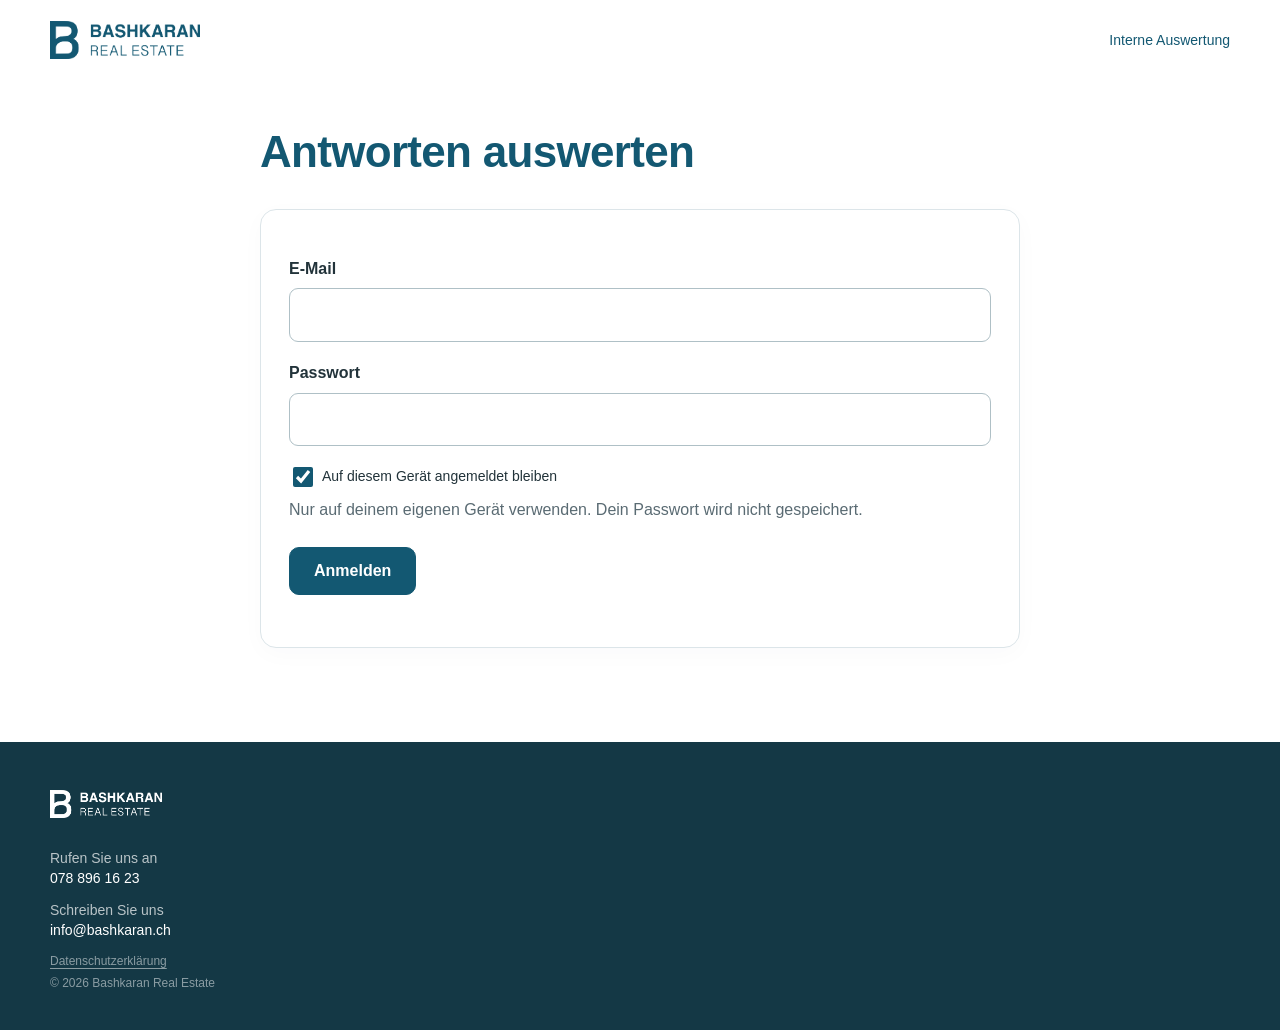
<file: research/admin.html>
<!doctype html><html lang="de-CH"><head><meta charset="utf-8"><meta name="viewport" content="width=device-width,initial-scale=1"><meta name="robots" content="noindex,nofollow,noarchive"><meta name="referrer" content="no-referrer"><title>Befragung auswerten | Bashkaran</title><link rel="stylesheet" href="/research/research.css"><link rel="stylesheet" href="/research/survey.css"><link rel="stylesheet" href="/research/admin.css"></head><body><header><a class="brand" href="/"><img src="/assets/logo.png" width="1722" height="429" alt="Bashkaran Real Estate"></a><span class="header-label">Interne Auswertung</span><button id="logout" hidden>Abmelden</button></header><main><div id="notice" role="status" aria-live="polite"></div><div id="app"></div></main><footer id="kontakt">
    <div class="footer-inner">
      <img class="footer-logo" src="/assets/logo.png" alt="Bashkaran Real Estate" width="1722" height="429" loading="lazy" decoding="async">
      <p class="footer-label">Rufen Sie uns an</p>
      <p class="footer-info"><a href="tel:+41788961623">078 896 16 23</a></p>
      <p class="footer-label">Schreiben Sie uns</p>
      <p class="footer-info"><a href="mailto:info@bashkaran.ch">info@bashkaran.ch</a></p>
      <p class="footer-legal"><a href="/datenschutz">Datenschutzerklärung</a></p>
      <p class="footer-copyright">&copy; 2026 Bashkaran Real Estate</p>
    </div>
  </footer><script src="/research/config.js"></script><script type="module" src="/research/admin.js"></script></body></html>
</file>
<file: site.css>
:root {
    --brand: #135872;
    --brand-dark: #143845;
    --text: #22333a;
    --text-muted: #5a6b73;
  }

  * { box-sizing: border-box; }

  html, body {
    margin: 0;
    padding: 0;
    background: #ffffff;
  }

  body {
    font-family: "Helvetica Neue", Helvetica, Arial, sans-serif;
    color: var(--text);
  }

  html {
    scroll-behavior: smooth;
    scroll-padding-top: 88px;
  }

  .site-header {
    position: sticky;
    top: 0;
    z-index: 100;
    background: #ffffff;
  }

  .site-nav {
    display: flex;
    align-items: center;
    justify-content: space-between;
    gap: 32px;
    max-width: 1228px;
    margin: 0 auto;
    padding: 20px 24px;
  }

  .nav-logo {
    display: block;
    width: 150px;
    height: auto;
  }

  .nav-links {
    display: flex;
    align-items: center;
    gap: 26px;
    margin: 0;
    padding: 0;
    list-style: none;
  }

  .nav-links a, .services-toggle {
    display: block;
    padding: 6px 2px;
    color: var(--brand);
    font-size: 14px;
    font-weight: 500;
    text-decoration: none;
    white-space: nowrap;
    transition: color 0.2s ease;
  }

  .nav-links a:hover,
  .nav-links a:focus-visible {
    color: var(--brand-dark);
    text-decoration: underline;
    text-underline-offset: 5px;
  }

  .nav-dropdown { position: relative; }
  .services-toggle { display: flex; align-items: center; justify-content: center; gap: 7px; border: 0; background: none; font-family: inherit; cursor: pointer; }
  .services-chevron { display: block; flex: 0 0 16px; }
  .services-menu { display: none; position: absolute; top: 100%; left: -16px; min-width: 260px; list-style: none; margin: 0; padding: 14px 16px; background: white; border-radius: 10px; box-shadow: 0 8px 24px #14384518; }
  .nav-dropdown.is-expanded > .services-menu { display: block; }
  .services-menu a { padding: 12px 0; }
  .menu-toggle {
    display: none;
    align-items: center;
    justify-content: center;
    width: 44px;
    height: 44px;
    padding: 0;
    border: 0;
    background: transparent;
    color: var(--brand);
    cursor: pointer;
  }

  .menu-icon {
    display: flex;
    flex-direction: column;
    gap: 5px;
  }

  .menu-icon span {
    display: block;
    width: 22px;
    height: 2px;
    border-radius: 999px;
    background: currentColor;
    transition: transform 0.22s ease, opacity 0.18s ease;
  }

  .menu-toggle[aria-expanded="true"] .menu-icon span:first-child {
    transform: translateY(7px) rotate(45deg);
  }

  .menu-toggle[aria-expanded="true"] .menu-icon span:nth-child(2) {
    opacity: 0;
    transform: scaleX(0.4);
  }

  .menu-toggle[aria-expanded="true"] .menu-icon span:last-child {
    transform: translateY(-7px) rotate(-45deg);
  }

  body.menu-open {
    overflow: hidden;
  }

  .sr-only {
    position: absolute;
    width: 1px;
    height: 1px;
    padding: 0;
    margin: -1px;
    overflow: hidden;
    clip: rect(0, 0, 0, 0);
    white-space: nowrap;
    border: 0;
  }

  .hero {
    display: flex;
    align-items: stretch;
    justify-content: center;
    height: clamp(560px, calc(100svh - 120px), 680px);
    padding: 12px 24px 40px;
  }

  .hero-card {
    display: flex;
    flex-direction: column;
    align-items: flex-start;
    justify-content: center;
    width: 100%;
    max-width: 1180px;
    padding: clamp(28px, 6vw, 72px);
    border-radius: 24px;
    overflow: hidden;
    text-align: left;
    background: url("assets/hero.jpg") center 55% / cover no-repeat;
    background-color: rgba(0, 0, 0, 0.15);
    background-blend-mode: multiply;
  }

  .hero-content {
    display: grid;
    width: min(100%, 540px);
    gap: 28px;
  }

  .hero-title {
    margin: 0;
    color: #ffffff;
    font-size: clamp(24px, 3.5vw, 38px);
    font-weight: 700;
    line-height: 1.15;
    letter-spacing: -0.02em;
    text-wrap: balance;
    text-shadow: none;
  }

  .hero-intro {
    display: grid;
    gap: 16px;
  }

  .hero-subtitle {
    max-width: 580px;
    margin: 0;
    color: rgba(255, 255, 255, 0.94);
    font-size: clamp(15px, 2vw, 18px);
    font-weight: 400;
    line-height: 1.55;
    text-wrap: balance;
  }

  .contact-btn {
    display: block;
    width: fit-content;
    min-width: 240px;
    background: #ffffff;
    color: var(--brand-dark);
    text-decoration: none;
    text-align: center;
    font-weight: 500;
    font-size: 16px;
    padding: 16px 40px;
    border-radius: 10px;
    transition: background 0.2s ease, transform 0.15s ease;
  }

  .contact-btn:hover {
    background: #e8edf0;
    transform: translateY(-1px);
  }

  .contact-btn:active {
    transform: translateY(0);
  }

  .services {
    background: #f7f8f9;
    padding: 40px 24px;
  }

  .content-section {
    padding: 72px 24px;
  }

  .content-section:nth-of-type(even) {
    background: #f7f8f9;
  }

  .content-inner {
    max-width: 1180px;
    margin: 0 auto;
  }

  .section-title {
    color: var(--brand);
    font-size: clamp(24px, 3.5vw, 32px);
    font-weight: 700;
    margin: 0 0 16px;
  }

  .services .section-title {
    margin-bottom: 28px;
  }

  .content-section p {
    max-width: 680px;
    color: var(--text-muted);
    font-size: 15px;
    line-height: 1.7;
    margin: 0;
  }

  .services-inner {
    max-width: 1180px;
    margin: 0 auto;
  }

  .services-grid {
    display: grid;
    grid-template-columns: repeat(2, minmax(0, 1fr));
    gap: 32px;
  }

  .service {
    display: flex;
    flex-direction: column;
    background: #ffffff;
    border-radius: 16px;
    padding: 32px 28px;
    box-shadow: 0 10px 30px rgba(20, 40, 50, 0.08);
  }

  .service h3 {
    color: var(--brand);
    font-size: 19px;
    margin: 0 0 10px;
  }

  .service .service-btn {
    margin-top: auto;
  }

  .service p {
    color: var(--text-muted);
    font-size: 15px;
    line-height: 1.65;
    margin: 0 0 20px;
  }

  .service-btn {
    display: block;
    width: 100%;
    text-align: center;
    background: var(--brand);
    color: #fff;
    text-decoration: none;
    font-weight: 500;
    font-size: 14px;
    padding: 12px 22px;
    border-radius: 10px;
    transition: background 0.2s ease;
  }

  .service-btn:hover {
    background: var(--brand-dark);
  }

  .portfolio-grid {
    display: grid;
    grid-template-columns: repeat(2, minmax(0, 1fr));
    gap: 28px;
    margin-top: 28px;
  }

  .property-card {
    min-width: 0;
    overflow: hidden;
    border-radius: 16px;
    background: #f7f8f9;
  }

  .property-gallery-wrap {
    position: relative;
  }

  .property-gallery {
    display: flex;
    overflow-x: auto;
    aspect-ratio: 4 / 3;
    scroll-snap-type: x mandatory;
    scroll-behavior: smooth;
    scrollbar-width: none;
    overscroll-behavior-x: contain;
  }

  .property-gallery::-webkit-scrollbar {
    display: none;
  }

  .property-slide {
    flex: 0 0 100%;
    margin: 0;
    scroll-snap-align: start;
  }

  .property-slide img {
    display: block;
    width: 100%;
    height: 100%;
    object-fit: cover;
  }

  .portfolio-badge {
    position: absolute;
    z-index: 2;
    top: 14px;
    right: 14px;
    padding: 9px 13px;
    border-radius: 8px;
    background: var(--brand);
    color: #ffffff;
    font-size: 12px;
    font-weight: 700;
    letter-spacing: 0.06em;
  }

  .portfolio-badge.is-rented {
    background: var(--brand-dark);
  }

  .gallery-arrow {
    position: absolute;
    z-index: 2;
    top: 50%;
    display: grid;
    place-items: center;
    width: 38px;
    height: 38px;
    padding: 0;
    border: 0;
    border-radius: 10px;
    background: rgba(255, 255, 255, 0.9);
    color: var(--brand-dark);
    font-size: 22px;
    cursor: pointer;
    transform: translateY(-50%);
  }

  .gallery-arrow.previous { left: 14px; }
  .gallery-arrow.next { right: 14px; }

  .property-info {
    display: flex;
    flex-direction: column;
    align-items: flex-start;
    justify-content: flex-start;
    gap: 18px;
    min-height: 92px;
    padding: 20px;
  }

  .property-info h3 {
    margin: 0;
    color: var(--text);
    font-size: clamp(17px, 2vw, 21px);
    line-height: 1.3;
  }

  .property-summary {
    min-width: 0;
  }

  .property-facts {
    display: flex;
    flex-wrap: wrap;
    gap: 7px;
    margin: 12px 0 0;
    padding: 0;
    list-style: none;
  }

  .property-facts li {
    padding: 6px 9px;
    border-radius: 7px;
    background: #e7edef;
    color: var(--brand-dark);
    font-size: 12px;
    font-weight: 600;
  }

  .portfolio-link {
    flex: 0 0 auto;
    display: inline-block;
    padding: 10px 14px;
    border-radius: 10px;
    background: var(--brand);
    color: #ffffff;
    font-size: 12px;
    font-weight: 500;
    letter-spacing: 0.03em;
    text-decoration: none;
    white-space: nowrap;
  }

  .external-icon {
    width: 13px;
    height: 13px;
    margin-left: 5px;
    vertical-align: -2px;
  }

  .portfolio-link:hover {
    background: var(--brand-dark);
  }

  @media (max-width: 900px) {
    .hero {
      height: auto;
      min-height: 85vh;
      min-height: 85svh;
    }

    .site-nav {
      position: relative;
      flex-direction: row;
      align-items: center;
      gap: 20px;
    }

    .menu-toggle {
      position: relative;
      z-index: 201;
      display: inline-flex;
    }

    .site-nav > a {
      position: relative;
      z-index: 201;
    }

    .nav-links {
      display: flex;
      position: fixed;
      z-index: 200;
      inset: 0;
      flex-direction: column;
      align-items: center;
      justify-content: flex-start;
      gap: 26px;
      padding: max(110px, calc((100svh - 314px) / 2)) 24px 48px;
      background: #ffffff;
      opacity: 0;
      visibility: hidden;
      pointer-events: none;
      transform: translateY(-18px);
      transition: opacity 0.2s ease, transform 0.24s cubic-bezier(0.22, 1, 0.36, 1), visibility 0.24s;
    }

    .nav-links.is-open {
      opacity: 1;
      visibility: visible;
      pointer-events: auto;
      transform: translateY(0);
    }

    .nav-links a, .services-toggle {
      text-align: center;
      font-size: 24px;
      line-height: 1.25;
    }
    .nav-links { overflow-y: auto; }
    .nav-links > li { flex-shrink: 0; }
    .services-menu { position: static; min-width: 0; padding: 14px 0 0; box-shadow: none; }
    .services-menu a { font-size: 17px; white-space: normal; }
    .services-toggle { margin: auto; }

    .services-grid {
      grid-template-columns: 1fr;
      gap: 32px;
    }

    .portfolio-grid {
      grid-template-columns: 1fr;
    }

    .property-info {
      align-items: flex-start;
      flex-direction: column;
      min-height: 0;
    }

    .hero-card {
      justify-content: center;
      background-position: center top;
    }

    .contact-btn {
      width: 100%;
      min-width: 0;
    }
  }

  footer {
    background: var(--brand-dark);
    color: rgba(255, 255, 255, 0.7);
    text-align: left;
    padding: 40px 24px;
  }

  .footer-inner {
    max-width: 1180px;
    margin: 0 auto;
  }

  footer a {
    color: #ffffff;
    text-decoration: none;
  }

  footer a:hover {
    text-decoration: underline;
  }

  .footer-logo {
    height: 28px;
    width: auto;
    display: block;
    margin: 8px 0 32px;
    filter: brightness(0) invert(1);
  }

  .footer-label {
    font-size: 14px;
    margin: 0 0 4px;
  }

  .footer-info {
    font-size: 14px;
    margin: 0 0 16px;
  }

  .footer-meta {
    font-style: normal;
    font-size: 12px;
    color: rgba(255, 255, 255, 0.5);
    border-top: 1px solid rgba(255, 255, 255, 0.15);
    margin-top: 24px;
    padding-top: 16px;
    line-height: 2.2;
  }

  .footer-legal,
  .footer-copyright {
    margin: 8px 0 0;
    font-size: 12px;
    color: rgba(255, 255, 255, 0.5);
  }

  .research-invitation{padding:40px 24px;background:#f7f8f9}
  .research-invitation-inner{max-width:1180px;margin:auto;display:flex;align-items:center;justify-content:space-between;gap:32px;background:#fff;border-radius:16px;padding:32px 28px;box-shadow:0 10px 30px rgba(20,40,50,.08)}
  .research-invitation .section-title{font-size:19px;margin:0 0 10px}
  .research-invitation-inner p{max-width:680px;margin:0;color:var(--text-muted);font-size:15px;line-height:1.7}
  .research-invitation-link{width:auto;flex-shrink:0}
  .research-invitation-link:hover{background:var(--brand-dark)}
  .research-invitation-link:focus-visible{outline:3px solid var(--brand);outline-offset:4px}
  @media(max-width:700px){.research-invitation-inner{flex-direction:column;align-items:stretch;gap:24px}}

  .footer-legal a {
    color: inherit;
    font-weight: inherit;
    text-decoration: underline;
    text-underline-offset: 3px;
  }
</file>
<file: rental-concept.css>
/* Rental launch: shared homepage and service-page sections. */
.hero-card{background-image:linear-gradient(90deg,rgba(0,0,0,.60),rgba(0,0,0,.12)),url('assets/vermietung-praesentation.jpg');background-blend-mode:normal}
.hero-content{width:min(100%,650px);gap:24px}.hero-title{font-size:clamp(36px,4.5vw,60px);line-height:1.06;letter-spacing:-.04em}.hero-badge{margin:0;color:#fff;font-size:13px;letter-spacing:.04em}.hero-price{margin:0;color:white;font-size:36px;font-weight:700;letter-spacing:-.03em}.hero-price span{display:block;font-size:13px;font-weight:400;letter-spacing:0;margin-top:8px}.hero-actions{display:flex;flex-wrap:wrap;align-items:center;gap:22px}.hero-secondary{color:white;text-decoration:none;font-size:15px;padding:14px 0}.hero-secondary:hover{text-decoration:underline}.rental-landing{max-width:none;margin:0;padding:0}.r-section{padding:80px 24px;margin:0;background:white;border-radius:0}.r-wrap{max-width:1180px;margin:0 auto}.r-section h2{font-size:clamp(28px,3.1vw,42px);line-height:1.15;letter-spacing:-.035em;color:var(--brand-dark);margin:0 0 22px;max-width:780px}.r-section p{line-height:1.7;color:var(--text-muted);font-size:16px}.r-section .r-kicker{text-transform:uppercase;letter-spacing:.12em;color:var(--brand);font-size:11px;font-weight:700;margin:0 0 18px}.r-lead{max-width:740px;margin:0 0 20px}.concept{background:#f2f6f6}.concept-grid,.price-grid{display:grid;grid-template-columns:1fr 1fr;gap:72px;align-items:center}.r-text-link{display:inline-flex;gap:32px;color:var(--brand);padding:12px 0;text-decoration:none;font-weight:600}.channel-card{background:#fff;border:1px solid #dce5e7;border-radius:22px;padding:36px;box-shadow:0 16px 40px #14384508}.livinroom-wordmark{font-size:42px;font-weight:700;letter-spacing:-2px;color:#171717}.channel-card .platform-label{font-size:12px;margin:8px 0 26px}.channel-card ol{list-style:none;padding:0;margin:0;counter-reset:channels}.channel-card li{position:relative;padding:20px 0 20px 46px;border-top:1px solid #e5ebed;counter-increment:channels}.channel-card li::before{content:'0' counter(channels);position:absolute;left:0;top:22px;color:var(--brand);font-size:12px}.channel-card strong{display:block;font-size:17px;margin-bottom:8px}.channel-card li span{display:block;font-size:14px;line-height:1.6;color:var(--text-muted)}.r-steps{display:grid;grid-template-columns:repeat(3,minmax(0,1fr));gap:32px;margin-top:40px}.r-steps article{border-top:1px solid #cddcdf;padding-top:24px}.r-steps article>span{color:var(--brand);font-size:13px}.r-steps h3{font-size:20px;line-height:1.3;margin:24px 0 12px;color:var(--brand-dark)}.r-steps p{font-size:15px;margin:0}.price-section{background:var(--brand-dark)}.price-section h2,.price-section .r-kicker{color:white}.price-section .price-grid>div:first-child p:not(.r-kicker){color:#d0dfe4}.price-card{padding:36px;background:white;border-radius:22px}.price-badge{display:inline-block;font-size:11px;color:var(--brand);background:#eef4f5;border-radius:6px;padding:9px 11px}.price-card .price-amount{font-size:76px;line-height:1;margin:28px 0 8px;font-weight:700;letter-spacing:.01em;color:var(--brand-dark)}.price-amount>span{font-size:23px;letter-spacing:-.02em}.price-card .price-unit{font-size:13px;margin:0 0 24px}.price-card ul{list-style:none;padding:22px 0 0;margin:0 0 26px;border-top:1px solid #e1e8ea}.price-card li{position:relative;padding:0 0 12px 23px;font-size:14px;line-height:1.5}.price-card li::before{content:'✓';position:absolute;left:0;color:#19704f}.r-button{display:inline-flex;align-items:center;justify-content:space-between;gap:24px;padding:17px 22px;border-radius:9px;background:var(--brand);color:white;font-size:15px;text-decoration:none}.r-button:hover{background:#0c455c}.price-card .r-button{width:100%}.r-section .r-small{font-size:12px;line-height:1.65;margin:18px 0 0}.table-scroll{overflow-x:auto;margin-top:34px;border:1px solid #dce5e7;border-radius:16px}.comparison table{border-collapse:collapse;width:100%;min-width:620px;text-align:center;font-size:14px}.comparison th,.comparison td{padding:19px 16px;border-bottom:1px solid #e6ecee}.comparison thead th{font-weight:600;line-height:1.5;background:#f5f7f8}.comparison th:first-child{text-align:left;width:40%}.comparison tbody th{font-weight:400}.comparison th:last-child,.comparison td:last-child{background:#edf5f2}.comparison thead th:last-child{color:#17543f}.comparison th small{display:block;font-size:10px;font-weight:400;margin-top:6px}.comparison tbody tr:last-child>*{border-bottom:0}.signal{display:inline-grid;place-items:center;width:28px;height:28px;border-radius:50%;font-size:17px;font-weight:700}.green{background:#daf0e4;color:#14613e}.yellow{background:#fff0c4;color:#875500}.red{background:#fbe3e1;color:#a5302b}.legend-green{color:#14613e}.legend-yellow{color:#875500}.legend-red{color:#a5302b}.r-section .table-note{font-size:12px;line-height:2}.faq{background:#f7f9fa}.faq .r-wrap{max-width:880px}.faq details{border-bottom:1px solid #dce5e7;padding:22px 0}.faq summary{font-size:17px;font-weight:500;cursor:pointer;line-height:1.5;padding-right:20px}.faq details p{font-size:15px;max-width:760px;margin:18px 0 0}.final-cta .r-wrap{max-width:880px}.final-cta p{margin-bottom:28px}.r-phone{display:block;width:fit-content;margin-top:20px;color:var(--brand);font-size:14px}.r-section a:focus-visible,.r-section summary:focus-visible,.table-scroll:focus-visible,.hero a:focus-visible{outline:3px solid #64a4b9;outline-offset:5px}.rental-landing .hero{padding-top:12px}.hero-secondary:focus-visible{outline-color:white}
@media(max-width:900px){.concept-grid,.price-grid{gap:32px}.r-section{padding:60px 24px}.hero{min-height:650px}.r-steps{gap:24px}.channel-card,.price-card{padding:26px}}
@media(max-width:700px){.concept-grid,.price-grid,.r-steps{grid-template-columns:1fr}.r-section{padding:48px 24px}.hero{min-height:0;height:auto;padding-bottom:24px}.hero-card{min-height:620px;padding:32px 24px}.hero-title{font-size:39px}.hero-actions{gap:10px}.hero-actions .contact-btn{width:100%;padding-left:18px;padding-right:18px}.hero-secondary{display:block;text-align:center;width:100%}.hero-content{gap:26px}.r-steps{gap:28px}.r-steps h3{margin-top:16px}.price-card .price-amount{font-size:66px}.comparison th,.comparison td{padding:16px 12px}.comparison table{min-width:580px}.r-section h2{font-size:32px}.price-badge{line-height:1.5}.r-button{max-width:100%}.channel-card{padding:26px}.hero-price{font-size:34px}.hero-price span{font-size:12px}}
@media(prefers-reduced-motion:reduce){html{scroll-behavior:auto}}

/* Consistent section headings, vector branding and link symbols. */
.r-section h2,.section-title{font-size:clamp(28px,3.1vw,42px);line-height:1.15;letter-spacing:-.035em}
.livinroom-logo{display:block;width:260px;max-width:100%;height:auto}
.arrow-icon{display:inline-block;flex:0 0 18px;vertical-align:-3px;margin-left:8px}
.hero-actions .contact-btn,.hero-content>.contact-btn{display:flex;align-items:center;justify-content:space-between;gap:20px}
.hero-secondary{display:inline-flex;align-items:center;justify-content:center;gap:8px}
.about-intro{padding-top:90px;padding-bottom:80px}.about-intro h1{font-size:clamp(36px,4.5vw,60px);line-height:1.08;letter-spacing:-.04em;color:var(--brand-dark);margin:0 0 28px}.about-values{padding:32px;border:1px solid #dce5e7;border-radius:20px;background:white}.about-values h3{font-size:22px;margin:0 0 24px}.about-values ul{list-style:none;padding:0;margin:0}.about-values li{padding:18px 0;border-top:1px solid #e5ebed}.about-values strong,.about-values span{display:block}.about-values span{font-size:15px;color:var(--text-muted);line-height:1.6;margin-top:8px}
@media(max-width:700px){.r-section h2,.section-title{font-size:32px}.about-intro{padding-top:48px;padding-bottom:48px}.livinroom-logo{width:230px}}

/* Portfolio and about-page alignment. */
.property-card{background:#fff}
.portfolio-badge.is-reserved{background:#E3ECE5;color:#355E46}
.faq .r-wrap,.final-cta .r-wrap{max-width:1180px}
.hero-title{font-size:clamp(34px,3.8vw,50px)}
.about-intro-grid{display:grid;grid-template-columns:1.1fr 1fr;gap:56px;align-items:center}
.about-photo{display:block;width:100%;height:390px;object-fit:cover;border-radius:20px}
.about-intro h1{font-size:clamp(34px,3.8vw,50px)}
@media(max-width:700px){.hero-title{font-size:34px}.about-intro-grid{grid-template-columns:1fr;gap:28px}.about-photo{height:260px}}
/* Center each button label and its icon as one group. */
.r-button,.hero-actions .contact-btn,.hero-content>.contact-btn,.contact-btn,.service-btn,.portfolio-link,.r-text-link{display:inline-flex;align-items:center;justify-content:center;gap:8px;text-align:center}
.arrow-icon,.external-icon{margin-left:0}

.platform-benefits{list-style:none;margin:24px 0;padding:0}.platform-benefits li{padding:15px 0;border-top:1px solid #dce5e7}.platform-benefits strong{display:block;font-size:15px;color:var(--brand-dark);margin-bottom:6px}.platform-benefits span{display:block;font-size:14px;line-height:1.65;color:var(--text-muted)}

.about-teaser{background:#f2f6f6}.about-teaser .r-lead{margin-bottom:26px}.livinroom-brand-link{display:inline-block;border-radius:4px;max-width:100%;transition:opacity .15s}.livinroom-brand-link:hover{opacity:.72}.livinroom-brand-link:focus-visible{outline:3px solid var(--brand);outline-offset:8px}
/* Main headings use the established Bashkaran brand colour. */
.r-section h2,.section-title,.about-intro h1{color:var(--brand)}
.price-section h2,.hero-title{color:#fff}

.portfolio-page{background:#f7f8f9;min-height:65vh}.portfolio-page .content-section{padding-top:64px;padding-bottom:80px}

.contact-page{min-height:65vh}.contact-grid{display:grid;grid-template-columns:repeat(2,minmax(0,1fr));gap:28px;margin-top:36px}.contact-card{background:#f2f6f6;border-radius:20px;padding:32px;display:flex;flex-direction:column;align-items:flex-start}.contact-card h2{font-size:26px}.contact-card p{margin:0 0 26px}.contact-card .r-button{margin-top:auto}@media(max-width:700px){.contact-grid{grid-template-columns:1fr}.contact-card{padding:24px}}

/* Slightly smaller headings, preserving white headings on dark surfaces. */
.hero-title,.about-intro h1{font-size:clamp(30px,3.4vw,44px)}
.r-section h2,.section-title{font-size:clamp(26px,2.7vw,36px)}
.r-steps h3{font-size:18px;color:var(--brand)}
.about-values h3{font-size:20px}.property-info h3{font-size:clamp(16px,1.8vw,19px)}
.contact-card h2{font-size:24px}
@media(max-width:700px){.hero-title,.about-intro h1{font-size:30px}.r-section h2,.section-title{font-size:28px}.contact-card h2{font-size:24px}}
.about-values h3,.about-page #livinroom .r-kicker{color:var(--brand)}
.about-page #livinroom .platform-benefits strong{color:var(--brand)}

.portfolio-preview{background:#f7f8f9}.portfolio-preview-card{max-width:700px;margin-top:28px}.portfolio-preview .property-card{background:#fff}.portfolio-preview .property-gallery{aspect-ratio:16/10}.portfolio-all{margin-top:24px}@media(max-width:700px){.portfolio-preview .property-gallery{aspect-ratio:4/3}}
</file>
<file: research/research.css>
:root{--blue:#135872;--ink:#173640;--muted:#60747c;--line:#d9e3e6;--bg:#f4f7f7}*{box-sizing:border-box}body{margin:0;background:var(--bg);color:var(--ink);font:16px/1.6 system-ui,-apple-system,sans-serif}header{background:white;border-bottom:1px solid var(--line);padding:20px max(20px,calc((100% - 1000px)/2));display:flex;align-items:center;justify-content:space-between;gap:16px}.brand{font-size:17px;font-weight:750;text-decoration:none;color:var(--blue)}.brand span{display:block;font-size:12px;font-weight:500;letter-spacing:2px;text-transform:uppercase;color:var(--muted)}main{max-width:1000px;margin:auto;padding:36px 20px 64px}footer{max-width:1000px;margin:auto;padding:20px;color:var(--muted);font-size:12px}h1{font-size:clamp(26px,5vw,38px);line-height:1.2;letter-spacing:-1px;margin:8px 0 20px}h2{font-size:23px;line-height:1.35;margin:0 0 18px}h3{font-size:17px;margin:0 0 8px}p{margin:0 0 18px}.eyebrow{font-size:12px;letter-spacing:1.6px;text-transform:uppercase;color:var(--muted);font-weight:650}.muted,small{color:var(--muted)}.card{padding:28px;background:white;border:1px solid var(--line);border-radius:18px;margin:20px 0}.narrow{max-width:620px;margin:auto}.row{display:flex;gap:12px;align-items:center;flex-wrap:wrap}.between{justify-content:space-between}.actions{display:flex;gap:12px;flex-wrap:wrap;margin-top:24px}button,.button{font:600 15px/1.4 inherit;font-family:inherit;font-size:15px;font-weight:600;padding:12px 18px;border-radius:10px;border:1px solid var(--line);background:white;color:var(--ink);cursor:pointer;min-height:46px}button.primary{background:var(--blue);border-color:var(--blue);color:white}button:disabled{opacity:.5;cursor:wait}button:hover:not(:disabled){filter:brightness(.95)}button:focus-visible,a:focus-visible,input:focus-visible,textarea:focus-visible,select:focus-visible{outline:3px solid #329bbe;outline-offset:3px}label{display:block;font-weight:600;margin:18px 0 7px}input:not([type=checkbox]),textarea,select{width:100%;padding:13px;border:1px solid #afc0c6;border-radius:9px;background:white;color:var(--ink);font:inherit}textarea{min-height:170px;resize:vertical}textarea.notes{min-height:85px}input[type=checkbox]{width:20px;height:20px;flex-shrink:0;accent-color:var(--blue)}label.check{display:flex;gap:12px;align-items:flex-start;font-weight:400}.tabs{display:flex;gap:10px;margin:24px 0}.tabs .active{background:var(--ink);color:white}.list{display:grid;gap:12px}.item{width:100%;text-align:left;display:flex;align-items:center;justify-content:space-between;gap:15px;padding:20px}.badge{display:inline-block;font-size:12px;border-radius:6px;background:#e8f1f3;padding:4px 8px}.stat{font-size:42px;font-weight:650;line-height:1.2}.grid{display:grid;grid-template-columns:repeat(3,1fr);gap:18px}.grid .card{margin:0}.banner,#notice:not(:empty){padding:15px 18px;background:#fff2d8;border-radius:10px;margin-bottom:22px}.quote{white-space:pre-wrap;overflow-wrap:anywhere;border-left:3px solid #cadce2;padding-left:16px}.tags{display:flex;gap:8px;flex-wrap:wrap}.tags label{font-size:13px;font-weight:400;display:flex;gap:6px;align-items:center;margin:0;background:var(--bg);border-radius:8px;padding:6px 9px}.tags input{width:16px;height:16px}.progress{height:5px;background:#dee8eb;border-radius:4px;margin:20px 0 30px}.progress span{display:block;height:100%;background:var(--blue)}.bar{height:8px;background:#e9eff1;border-radius:5px;margin:8px 0 18px}.bar span{height:100%;display:block;background:var(--blue);border-radius:5px}.count{font-variant-numeric:tabular-nums}.empty{text-align:center;padding:35px 15px}.optional{border-top:4px solid #c7a357}.save{font-size:13px;color:var(--muted)}[hidden]{display:none!important}@media(max-width:600px){main{padding-top:24px}.card{padding:21px}.grid{grid-template-columns:1fr}.grid .card{display:flex;gap:20px;align-items:center}.actions button{flex:1}h2{font-size:21px}.item{padding:16px}.tags label{padding:8px}.row.between{align-items:flex-start}}
</file>
<file: research/survey.css>
/* Shared visual language of bashkaran.ch: Helvetica, brand blue, white and dark footer. */
:root{--blue:#135872;--ink:#22333a;--muted:#5a6b73;--line:#dce5e9;--bg:#fff}
body{font-family:"Helvetica Neue",Helvetica,Arial,sans-serif;background:#fff}
header{max-width:1228px;margin:auto;padding:20px 24px;border:0;min-height:80px}
.brand img{display:block;width:150px;height:auto}
.header-label{font-size:14px;color:var(--blue);text-align:right}
main{max-width:1000px;padding-top:38px}
h1{color:var(--blue);font-weight:600;letter-spacing:-.7px;font-size:clamp(30px,5vw,44px)}
h2,legend{color:var(--blue)}
.narrow{max-width:760px}
.card{border-radius:16px;border:1px solid var(--line);box-shadow:0 6px 24px #14384506;margin:30px 0;padding:28px}
fieldset{min-width:0;border:0;padding:0;margin:0}
fieldset.card{padding-top:18px}
legend{font-size:20px;font-weight:600;line-height:1.4;padding:0 6px;max-width:100%}
.choice{display:flex;align-items:flex-start;gap:12px;font-weight:400;margin:8px 0;padding:14px 16px;border:1px solid var(--line);border-radius:10px;cursor:pointer;transition:background .15s,border-color .15s}
.choice:hover{background:#f4f8fa}
.choice:has(input:checked){background:#eaf3f7;border-color:var(--blue)}
.choice input[type=radio],.choice input[type=checkbox]{width:20px;height:20px;padding:0;flex:0 0 20px;margin:3px 0;accent-color:var(--blue)}
button{border-radius:10px;font-family:inherit;font-size:16px;min-height:48px;padding:13px 24px}
button.primary{background:var(--blue)}
textarea{background:#fbfcfd;border-color:#cbd8df;border-radius:10px}
.check{display:block!important;font-size:14px;font-weight:400;line-height:1.7}
.check input{vertical-align:middle;margin-right:9px}
.check a{color:var(--blue)}
.eyebrow{font-size:13px;color:var(--blue);letter-spacing:1.3px}
.optional{border-top:3px solid var(--blue)}
footer{max-width:none;background:#143845;color:#fff;font-size:14px;padding:42px 24px;margin-top:32px}
.research-footer{max-width:1180px;margin:auto}
.research-footer img{width:170px;height:auto;filter:brightness(0) invert(1);margin-bottom:22px}
.research-footer p{margin:10px 0;color:#fff;line-height:1.6}
footer a{color:inherit;text-underline-offset:3px}
@media(max-width:600px){header{padding:20px;gap:20px}.header-label{max-width:120px;font-size:13px}.brand img{width:140px}main{padding-top:22px}.card{padding:20px;margin:26px 0}legend{font-size:19px}.choice{padding:12px}.actions button{flex:1}.research-footer img{width:150px}}

/* Footer layout shared with the main website. */
  footer {
    background: #143845;
    color: rgba(255, 255, 255, 0.7);
    text-align: left;
    padding: 40px 24px;
  }

  .footer-inner {
    max-width: 1180px;
    margin: 0 auto;
  }

  footer a {
    color: #ffffff;
    text-decoration: none;
  }

  footer a:hover {
    text-decoration: underline;
  }

  .footer-logo {
    height: 28px;
    width: auto;
    display: block;
    margin: 8px 0 32px;
    filter: brightness(0) invert(1);
  }

  .footer-label {
    font-size: 14px;
    margin: 0 0 4px;
  }

  .footer-info {
    font-size: 14px;
    margin: 0 0 16px;
  }

  .footer-meta {
    font-style: normal;
    font-size: 12px;
    color: rgba(255, 255, 255, 0.5);
    border-top: 1px solid rgba(255, 255, 255, 0.15);
    margin-top: 24px;
    padding-top: 16px;
    line-height: 2.2;
  }

  .footer-legal,
  .footer-copyright {
    margin: 8px 0 0;
    font-size: 12px;
    color: rgba(255, 255, 255, 0.5);
  }

  .footer-legal a {
    color: inherit;
    font-weight: inherit;
    text-decoration: underline;
    text-underline-offset: 3px;
  }
footer#kontakt{max-width:none;margin:0;line-height:normal}
html:has(.survey-page){background:#fff}
.survey-page{background:linear-gradient(#f3f7f8,#f3f7f8) 0 80px / 100% calc(100% - 80px) no-repeat #fff}
.survey-page>main{padding-top:64px}
.survey-page .survey-intro{margin-top:0;padding:32px}
.survey-page .survey-intro h1{font-size:clamp(24px,3.5vw,32px);font-weight:700;margin:0 0 16px}
.language-switch{display:flex;align-items:center;gap:8px;margin:0;font-size:14px;color:#135872}
.language-icon{display:block;flex:0 0 22px}
.language-switch select{width:auto;min-height:44px;padding:8px 30px 8px 12px;background:#fff;border:1px solid #dce5e9;border-radius:8px;color:#135872;font:inherit;cursor:pointer}
.sr-only{position:absolute;width:1px;height:1px;padding:0;margin:-1px;overflow:hidden;clip:rect(0,0,0,0);white-space:nowrap;border:0}
@media(max-width:600px){
 .survey-page .card.survey-intro{padding-top:36px}
 .survey-page .actions:has(button[type=submit]){flex-direction:column-reverse}
 .survey-page .actions:has(button[type=submit]) button{width:100%;flex:auto}
}
.survey-page .survey-intro p:last-child{margin-bottom:0}
.survey-page .survey-intro p.muted{font-size:13px;line-height:1.5;font-weight:400;color:#60747c}
.survey-page .survey-intro .welcome-note{margin-top:20px;color:#666}
@media(max-width:600px){.survey-page>main{padding-top:40px}.survey-page .survey-intro{padding:24px}}
.survey-page>header{position:sticky;top:0;z-index:100;background:#fff;display:block;max-width:none;min-height:0;padding:0;margin:0;border:0;box-shadow:none;line-height:normal}
.survey-nav{display:flex;align-items:center;justify-content:space-between;gap:32px;max-width:1228px;margin:0 auto;padding:20px 24px}
.survey-nav .brand img{display:block;width:150px;height:auto}
.survey-nav .language-switch select{height:37.37px;min-height:37.37px;padding-top:6px;padding-bottom:6px}
@media(max-width:900px){.survey-nav{gap:20px}.survey-nav .language-switch select{height:44px;min-height:44px}}
.survey-page .card{background:#fff;border:1px solid #e2ebee;box-shadow:0 10px 30px rgba(20,40,50,.08)}
.survey-page fieldset.card{position:relative;padding-top:26px}
.survey-page legend{float:left;width:100%;padding:0;margin-bottom:16px}
.survey-page legend+*{clear:both}
.survey-page .choice{background:#f8fafb}
.survey-page .choice:hover{background:#eef4f6}
.survey-page .choice:has(input:checked){background:#e5f0f5;border-color:#135872}
.survey-page .eyebrow{display:inline-block;background:#e3eef2;padding:8px 14px;border-radius:8px;margin-top:12px}
.survey-page .check{background:#e8f1f4;border:1px solid #d4e3e9;padding:18px;border-radius:12px}
.survey-page #survey>.actions+.muted{margin-top:24px}
.survey-page.survey-welcome>main{position:relative;isolation:isolate;overflow:clip;max-width:none;width:100%;padding:80px 24px;min-height:calc(100svh - 84px);display:flex;align-items:center;justify-content:center;background:#d4cdc3}
.survey-page.survey-welcome>main::before{content:'';position:absolute;inset:-6%;z-index:-1;pointer-events:none;background:linear-gradient(rgba(20,40,50,.12),rgba(20,40,50,.12)),url('/assets/research-welcome-living.jpg') center/cover no-repeat;background-attachment:scroll}
.survey-welcome #app{width:100%;min-width:0}
.reason-group{border:0;padding:0;margin:28px 0;min-width:0}
.reason-group legend,.reason-other-title{font-size:23px;font-weight:700;line-height:1.35;color:var(--blue)}
.reason-card .reason-group:first-child{margin-top:0}
.reason-card .reason-group:last-child{margin-bottom:0}
@media(max-width:600px){.reason-group legend,.reason-other-title{font-size:21px}}
.survey-welcome .survey-intro{margin:0;background:#fff;border:0;box-shadow:0 16px 48px rgba(20,40,50,.18)}
@media(max-width:600px){.survey-page.survey-welcome>main{padding:48px 20px}.survey-page.survey-welcome>main::before{background-position:42% center}.survey-welcome #start-survey{width:100%}}
</file>
<file: datenschutz.css>
.privacy-page { max-width: 900px; margin: 0 auto; padding: 64px 24px 80px; }
.privacy-page h1 { font-size: clamp(1.9rem, 5vw, 3rem); line-height: 1.15; overflow-wrap: anywhere; margin: 0 0 24px; }
.privacy-page section { padding: 0; margin: 40px 0 0; }
.privacy-page h2 { font-size: 1.35rem; line-height: 1.35; margin: 0 0 12px; }
.privacy-page p { font-size: 1rem; line-height: 1.7; margin: 0 0 16px; }
.privacy-page a { color: #135872; text-decoration: underline; text-underline-offset: 3px; }
.privacy-draft, .privacy-pending { background: #f5f1e7; padding: 16px 20px; border-left: 3px solid #b18435; }
@media (max-width: 600px) { .privacy-page { padding: 40px 20px 56px; } }

.privacy-page h1{font-size:clamp(28px,3.4vw,40px);color:var(--brand)}.privacy-page h2{font-size:20px;color:var(--brand)}.legal-date{margin-top:36px!important;color:var(--text-muted);font-size:14px!important}.footer-legal{line-height:2}
</file>
<file: research/admin.css>
main{max-width:1080px;min-height:65vh}.banner{background:#edf4f7;border-left:3px solid #135872;font-size:15px}.bar{height:6px;margin-bottom:22px}.row.between{align-items:baseline;flex-wrap:nowrap}.row.between span{flex:1}.row.between strong{white-space:nowrap;color:var(--blue)}details{border-top:1px solid var(--line);padding:16px 0;margin-top:16px}summary{cursor:pointer;color:var(--blue);font-weight:500}details h3{margin-top:24px}.invite-output{margin-top:20px}.invite-output input{font-size:14px}.actions{margin-bottom:24px}header{flex-wrap:wrap}header .header-label{margin-left:auto}@media(max-width:600px){header .header-label{display:none}.row.between{gap:16px}.banner{font-size:14px}}
</file>
